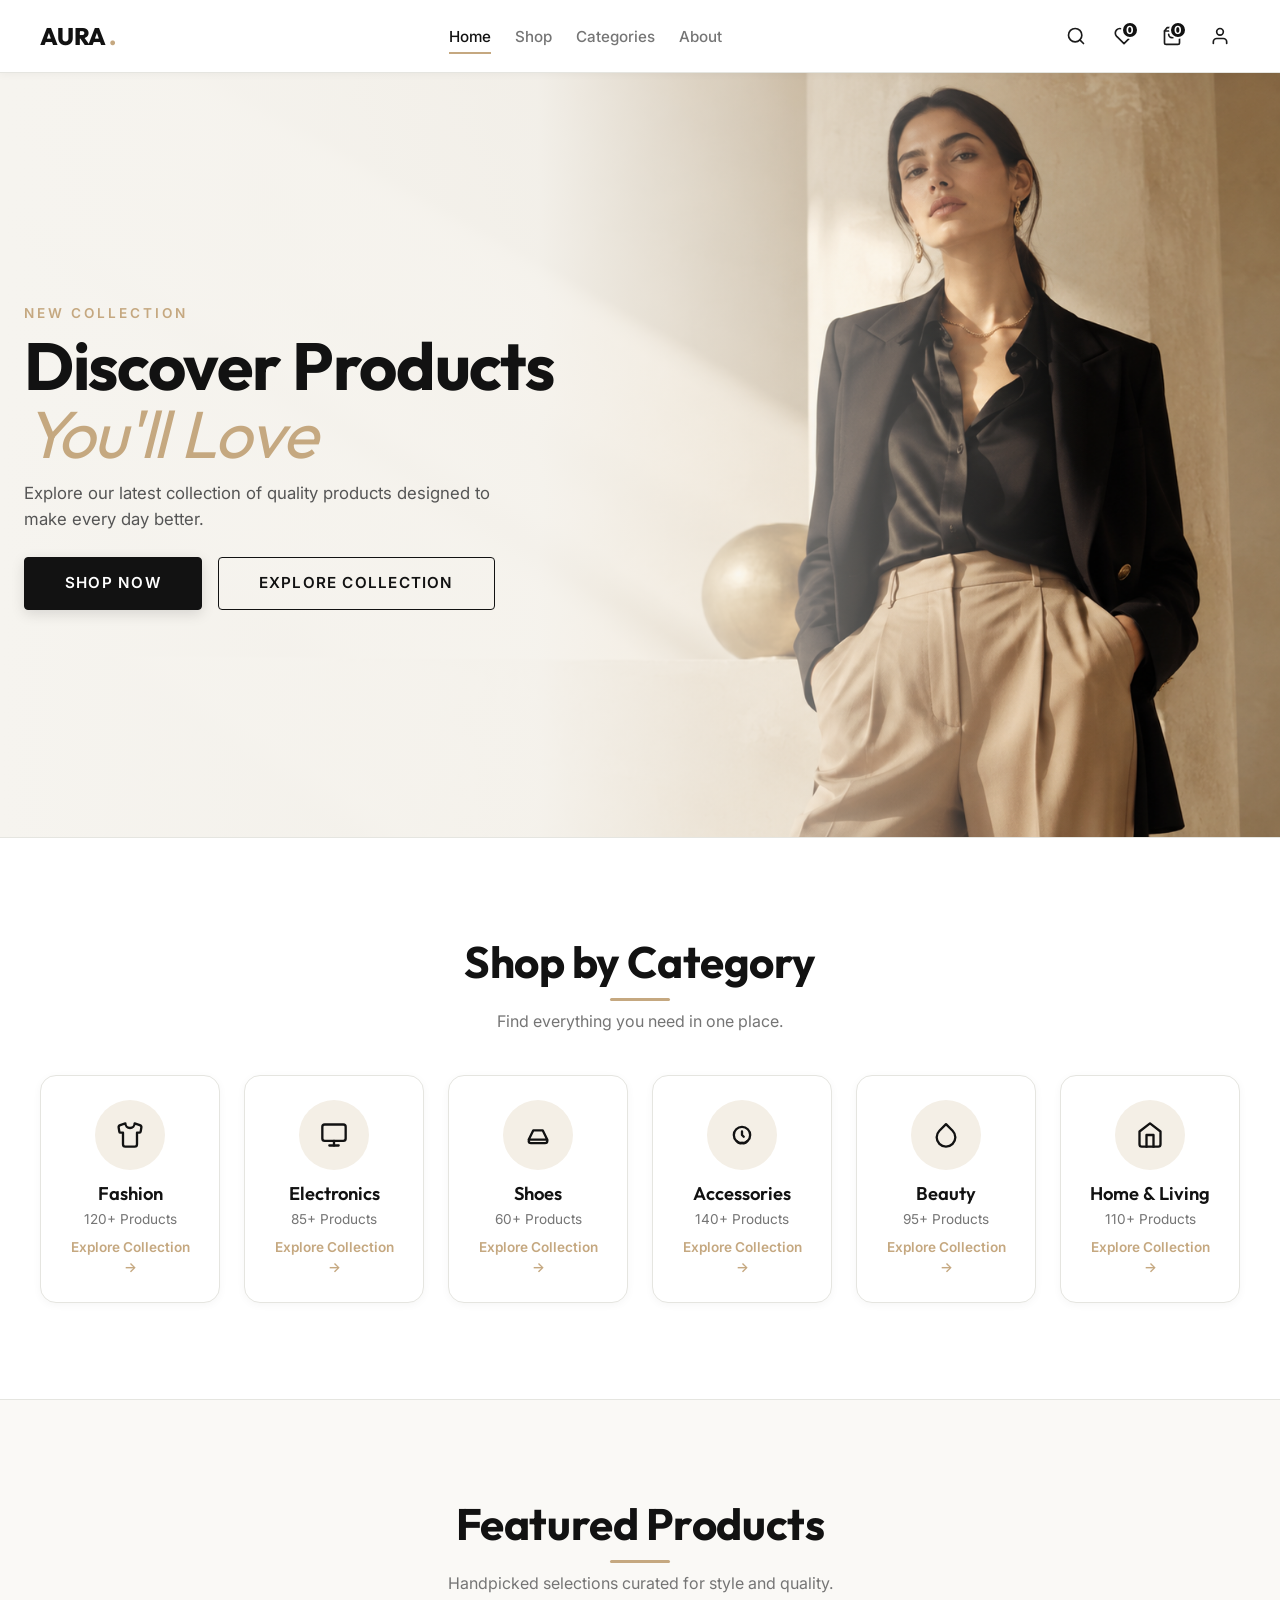
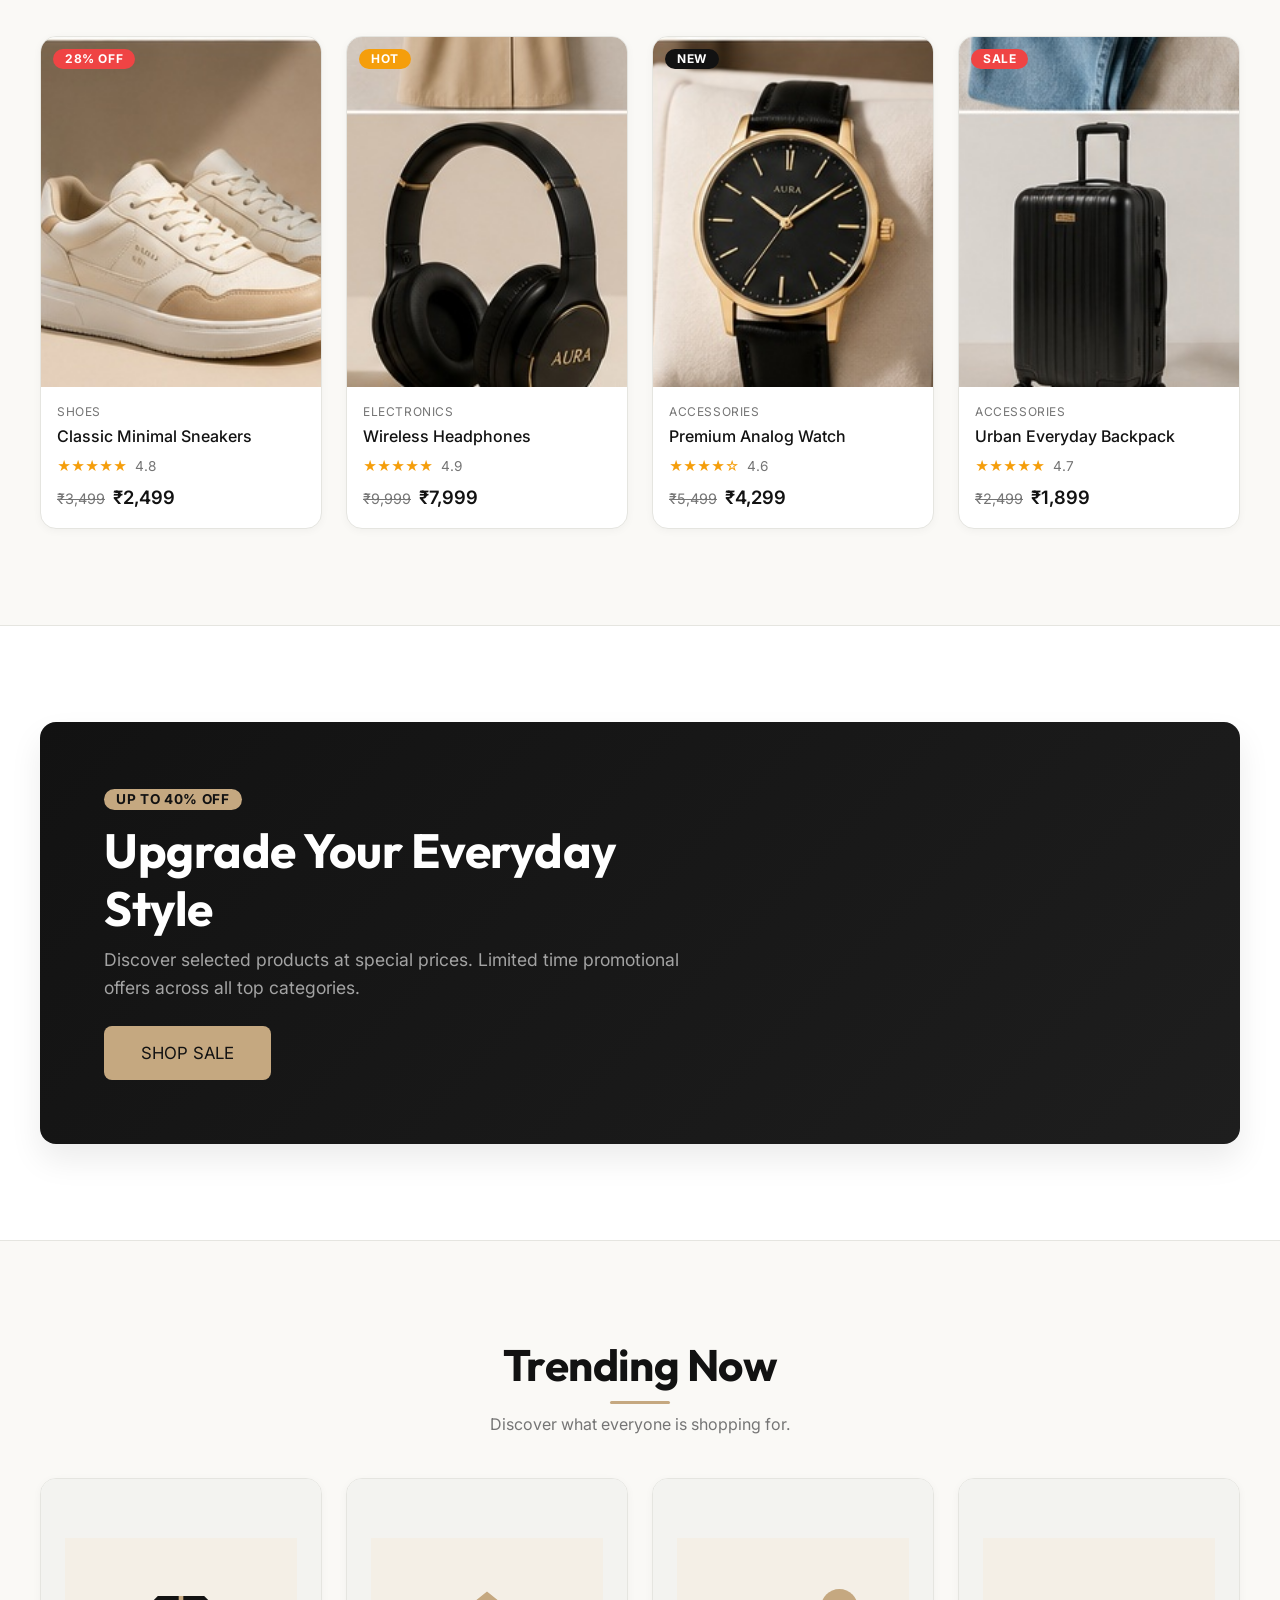
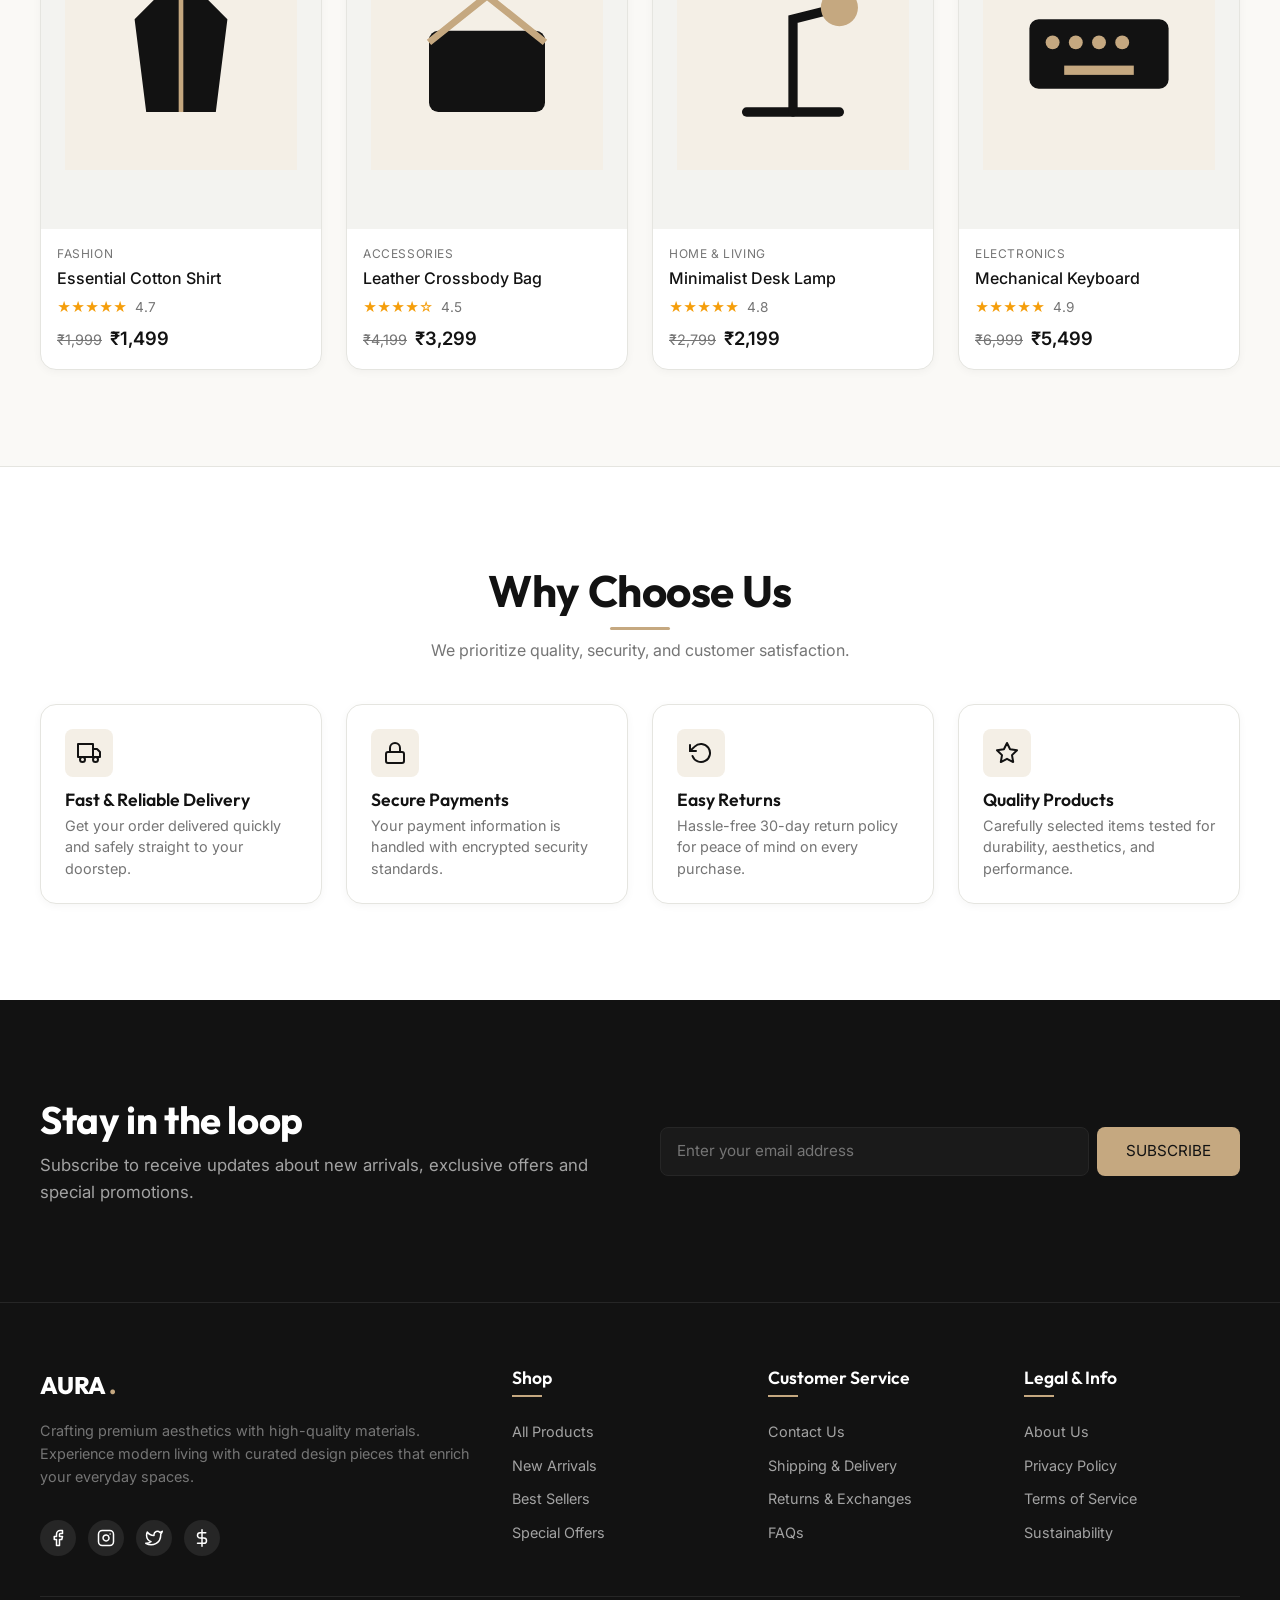
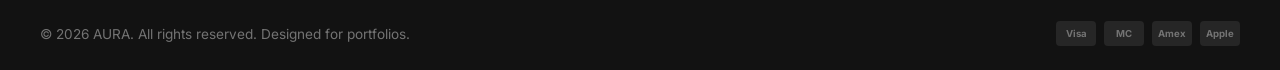
<file: index.html>
<!DOCTYPE html>
<html lang="en">

<head>
    <meta charset="UTF-8">
    <meta name="viewport" content="width=device-width, initial-scale=1.0">
    <meta name="description"
        content="AURA - Discover our latest collection of quality fashion, electronics, shoes, accessories, beauty, and home & living products.">
    <title>AURA | Home</title>
    <!-- CSS Foundation & UI System -->
    <link rel="stylesheet" href="css/variables.css">
    <link rel="stylesheet" href="css/reset.css">
    <link rel="stylesheet" href="css/global.css">
    <link rel="stylesheet" href="css/components.css">
    <link rel="stylesheet" href="css/responsive.css">

    <!-- JavaScript Component & Page Hydration -->
    <script src="js/data/products.js" defer></script>
    <script src="js/cart/cart-service.js" defer></script>
    <script src="js/wishlist/wishlist-service.js" defer></script>
    <script src="js/auth/auth-service.js" defer></script>
    <script src="js/components/navbar.js" defer></script>
    <script src="js/components/footer.js" defer></script>
    <script src="js/app.js" defer></script>
    <script src="js/pages/home.js" defer></script>
</head>

<body>

    <!-- 1. NAVBAR (Reused from Module 1) -->
    <app-navbar></app-navbar>

    <main>
        <!-- 2. HERO SECTION -->
        <section class="hero" id="hero">
            <div class="hero-container container">
                <!-- Text Column -->
                <div class="hero-content">
                    <span class="hero-eyebrow">NEW COLLECTION</span>
                    <h1 class="hero-title">
                        Discover Products <br>
                        <span class="hero-title-accent">You'll Love</span>
                    </h1>
                    <p class="hero-description">
                        Explore our latest collection of quality products designed to make every day better.
                    </p>
                    <div class="hero-buttons">
                        <a href="pages/products.html" class="btn btn-primary btn-lg hero-btn-primary">SHOP NOW</a>
                        <a href="pages/products.html" class="btn btn-outline btn-lg hero-btn-outline">EXPLORE COLLECTION</a>
                    </div>
                </div>

                <!-- Mobile Visual Block -->
                <div class="hero-mobile-visual">
                    <img src="assets/images/hero.png" alt="AURA Luxury Fashion Collection" class="hero-mobile-img">
                </div>
            </div>
        </section>

        <!-- 3. SHOP BY CATEGORY -->
        <section class="section" id="categories" style="background-color: var(--color-surface);">
            <div class="container">
                <div class="section-header">
                    <h2 class="section-title">Shop by Category</h2>
                    <p class="section-subtitle">Find everything you need in one place.</p>
                </div>

                <div class="grid"
                    style="grid-template-columns: repeat(auto-fit, minmax(170px, 1fr)); gap: var(--spacing-lg);">
                    <!-- Category 1: Fashion -->
                    <a href="pages/products.html?category=Fashion" class="category-card"
                        aria-label="Explore Fashion Category">
                        <div class="category-icon-wrapper">
                            <svg xmlns="http://www.w3.org/2000/svg" width="28" height="28" viewBox="0 0 24 24"
                                fill="none" stroke="var(--color-primary)" stroke-width="2" stroke-linecap="round"
                                stroke-linejoin="round">
                                <path
                                    d="M20.38 3.46L16 2a4 4 0 01-8 0L3.62 3.46a2 2 0 00-1.34 2.23l.58 3.47a1 1 0 00.99.84H6v10a2 2 0 002 2h8a2 2 0 002-2V10h2.15a1 1 0 00.99-.84l.58-3.47a2 2 0 00-1.34-2.23z">
                                </path>
                            </svg>
                        </div>
                        <h3 class="category-title">Fashion</h3>
                        <span class="category-count">120+ Products</span>
                        <span class="category-link-text">Explore Collection &rarr;</span>
                    </a>

                    <!-- Category 2: Electronics -->
                    <a href="pages/products.html?category=Electronics" class="category-card"
                        aria-label="Explore Electronics Category">
                        <div class="category-icon-wrapper">
                            <svg xmlns="http://www.w3.org/2000/svg" width="28" height="28" viewBox="0 0 24 24"
                                fill="none" stroke="var(--color-primary)" stroke-width="2" stroke-linecap="round"
                                stroke-linejoin="round">
                                <rect x="2" y="3" width="20" height="14" rx="2" ry="2"></rect>
                                <line x1="8" y1="21" x2="16" y2="21"></line>
                                <line x1="12" y1="17" x2="12" y2="21"></line>
                            </svg>
                        </div>
                        <h3 class="category-title">Electronics</h3>
                        <span class="category-count">85+ Products</span>
                        <span class="category-link-text">Explore Collection &rarr;</span>
                    </a>

                    <!-- Category 3: Shoes -->
                    <a href="pages/products.html?category=Shoes" class="category-card"
                        aria-label="Explore Shoes Category">
                        <div class="category-icon-wrapper">
                            <svg xmlns="http://www.w3.org/2000/svg" width="28" height="28" viewBox="0 0 24 24"
                                fill="none" stroke="var(--color-primary)" stroke-width="2" stroke-linecap="round"
                                stroke-linejoin="round">
                                <path d="M4 16v1a2 2 0 002 2h12a2 2 0 002-2v-1M4 16l4-8h8l4 8M4 16h16"></path>
                            </svg>
                        </div>
                        <h3 class="category-title">Shoes</h3>
                        <span class="category-count">60+ Products</span>
                        <span class="category-link-text">Explore Collection &rarr;</span>
                    </a>

                    <!-- Category 4: Accessories -->
                    <a href="pages/products.html?category=Accessories" class="category-card"
                        aria-label="Explore Accessories Category">
                        <div class="category-icon-wrapper">
                            <svg xmlns="http://www.w3.org/2000/svg" width="28" height="28" viewBox="0 0 24 24"
                                fill="none" stroke="var(--color-primary)" stroke-width="2" stroke-linecap="round"
                                stroke-linejoin="round">
                                <circle cx="12" cy="12" r="7"></circle>
                                <polyline points="12 9 12 12 13.5 13.5"></polyline>
                                <path d="M16.51 17.35l-.35.35A3.05 3.05 0 0112 18.6a3.05 3.05 0 01-4.16-.9l-.35-.35">
                                </path>
                            </svg>
                        </div>
                        <h3 class="category-title">Accessories</h3>
                        <span class="category-count">140+ Products</span>
                        <span class="category-link-text">Explore Collection &rarr;</span>
                    </a>

                    <!-- Category 5: Beauty -->
                    <a href="pages/products.html?category=Beauty" class="category-card"
                        aria-label="Explore Beauty Category">
                        <div class="category-icon-wrapper">
                            <svg xmlns="http://www.w3.org/2000/svg" width="28" height="28" viewBox="0 0 24 24"
                                fill="none" stroke="var(--color-primary)" stroke-width="2" stroke-linecap="round"
                                stroke-linejoin="round">
                                <path d="M12 2.69l5.66 5.66a8 8 0 11-11.31 0z"></path>
                            </svg>
                        </div>
                        <h3 class="category-title">Beauty</h3>
                        <span class="category-count">95+ Products</span>
                        <span class="category-link-text">Explore Collection &rarr;</span>
                    </a>

                    <!-- Category 6: Home & Living -->
                    <a href="pages/products.html?category=Home%20%26%20Living" class="category-card"
                        aria-label="Explore Home & Living Category">
                        <div class="category-icon-wrapper">
                            <svg xmlns="http://www.w3.org/2000/svg" width="28" height="28" viewBox="0 0 24 24"
                                fill="none" stroke="var(--color-primary)" stroke-width="2" stroke-linecap="round"
                                stroke-linejoin="round">
                                <path d="M3 9l9-7 9 7v11a2 2 0 01-2 2H5a2 2 0 01-2-2z"></path>
                                <polyline points="9 22 9 12 15 12 15 22"></polyline>
                            </svg>
                        </div>
                        <h3 class="category-title">Home & Living</h3>
                        <span class="category-count">110+ Products</span>
                        <span class="category-link-text">Explore Collection &rarr;</span>
                    </a>
                </div>
            </div>
        </section>

        <!-- 4. FEATURED PRODUCTS -->
        <section class="section" id="featured-products"
            style="background-color: var(--color-background); border-top: 1px solid var(--color-border); border-bottom: 1px solid var(--color-border);">
            <div class="container">
                <div class="section-header">
                    <h2 class="section-title">Featured Products</h2>
                    <p class="section-subtitle">Handpicked selections curated for style and quality.</p>
                </div>

                <div class="grid grid-4">
                    <!-- Product 1 -->
                    <article class="card product-card">
                        <div class="product-image-container">
                            <span class="badge badge-sale product-badge">28% OFF</span>
                            <img src="assets/images/01_sneakers.jpg" alt="Classic Minimal Sneakers" class="product-image" style="object-fit: cover; width: 100%; height: 100%;" loading="lazy">
                            <div class="product-actions-overlay">
                                <button class="btn btn-primary btn-sm btn-full js-add-to-cart" data-product-id="1"
                                    aria-label="Add Classic Minimal Sneakers to Cart">ADD TO CART</button>
                            </div>
                        </div>
                        <div class="product-details">
                            <span class="product-category">Shoes</span>
                            <h3 class="product-title">
                                <a href="pages/product.html?id=1">Classic Minimal Sneakers</a>
                            </h3>
                            <div class="product-rating" aria-label="Rating 4.8 out of 5 stars">
                                ★★★★★ <span>4.8</span>
                            </div>
                            <div class="product-price-row">
                                <div class="product-price">
                                    <span class="old-price">₹3,499</span>₹2,499
                                </div>
                            </div>
                        </div>
                    </article>

                    <!-- Product 2 -->
                    <article class="card product-card">
                        <div class="product-image-container">
                            <span class="badge badge-hot product-badge">HOT</span>
                            <img src="assets/images/03_headphones.jpg" alt="Wireless Headphones" class="product-image" style="object-fit: cover; width: 100%; height: 100%;" loading="lazy">
                            <div class="product-actions-overlay">
                                <button class="btn btn-primary btn-sm btn-full js-add-to-cart" data-product-id="5"
                                    aria-label="Add Wireless Noise-Canceling Headphones to Cart">ADD TO CART</button>
                            </div>
                        </div>
                        <div class="product-details">
                            <span class="product-category">Electronics</span>
                            <h3 class="product-title">
                                <a href="pages/product.html?id=5">Wireless Headphones</a>
                            </h3>
                            <div class="product-rating" aria-label="Rating 4.9 out of 5 stars">
                                ★★★★★ <span>4.9</span>
                            </div>
                            <div class="product-price-row">
                                <div class="product-price">
                                    <span class="old-price">₹9,999</span>₹7,999
                                </div>
                            </div>
                        </div>
                    </article>

                    <!-- Product 3 -->
                    <article class="card product-card">
                        <div class="product-image-container">
                            <span class="badge badge-new product-badge">NEW</span>
                            <img src="assets/images/01_watch.jpg" alt="Premium Analog Watch" class="product-image" style="object-fit: cover; width: 100%; height: 100%;" loading="lazy">
                            <div class="product-actions-overlay">
                                <button class="btn btn-primary btn-sm btn-full js-add-to-cart" data-product-id="9"
                                    aria-label="Add Premium Analog Watch to Cart">ADD TO CART</button>
                            </div>
                        </div>
                        <div class="product-details">
                            <span class="product-category">Accessories</span>
                            <h3 class="product-title">
                                <a href="pages/product.html?id=9">Premium Analog Watch</a>
                            </h3>
                            <div class="product-rating" aria-label="Rating 4.6 out of 5 stars">
                                ★★★★☆ <span>4.6</span>
                            </div>
                            <div class="product-price-row">
                                <div class="product-price">
                                    <span class="old-price">₹5,499</span>₹4,299
                                </div>
                            </div>
                        </div>
                    </article>

                    <!-- Product 4 -->
                    <article class="card product-card">
                        <div class="product-image-container">
                            <span class="badge badge-sale product-badge">SALE</span>
                            <img src="assets/images/03_luggage.jpg" alt="Urban Everyday Backpack" class="product-image" style="object-fit: cover; width: 100%; height: 100%;" loading="lazy">
                            <div class="product-actions-overlay">
                                <button class="btn btn-primary btn-sm btn-full js-add-to-cart" data-product-id="10"
                                    aria-label="Add Urban Everyday Backpack to Cart">ADD TO CART</button>
                            </div>
                        </div>
                        <div class="product-details">
                            <span class="product-category">Accessories</span>
                            <h3 class="product-title">
                                <a href="pages/product.html?id=10">Urban Everyday Backpack</a>
                            </h3>
                            <div class="product-rating" aria-label="Rating 4.7 out of 5 stars">
                                ★★★★★ <span>4.7</span>
                            </div>
                            <div class="product-price-row">
                                <div class="product-price">
                                    <span class="old-price">₹2,499</span>₹1,899
                                </div>
                            </div>
                        </div>
                    </article>
                </div>
            </div>
        </section>

        <!-- 5. PROMOTIONAL BANNER -->
        <section class="section" id="promotional-banner" style="background-color: var(--color-surface);">
            <div class="container">
                <div class="promo-banner">
                    <div class="promo-banner-content">
                        <span class="badge"
                            style="background-color: var(--color-secondary); color: var(--color-primary); margin-bottom: var(--spacing-sm); font-size: 0.85rem;">UP
                            TO 40% OFF</span>
                        <h2
                            style="color: var(--color-surface); font-size: clamp(2rem, 4vw, 3rem); margin: 0 0 var(--spacing-xs); line-height: 1.2;">
                            Upgrade Your Everyday Style
                        </h2>
                        <p style="color: #a3a3a3; font-size: 1.1rem; margin-bottom: var(--spacing-lg);">
                            Discover selected products at special prices. Limited time promotional offers across all top
                            categories.
                        </p>
                        <a href="pages/products.html" class="btn btn-secondary btn-lg">SHOP SALE</a>
                    </div>
                </div>
            </div>
        </section>

        <!-- 6. TRENDING PRODUCTS -->
        <section class="section" id="trending-products"
            style="background-color: var(--color-background); border-top: 1px solid var(--color-border); border-bottom: 1px solid var(--color-border);">
            <div class="container">
                <div class="section-header">
                    <h2 class="section-title">Trending Now</h2>
                    <p class="section-subtitle">Discover what everyone is shopping for.</p>
                </div>

                <div class="grid grid-4">
                    <!-- Trending 1 -->
                    <article class="card product-card">
                        <div class="product-image-container">
                            <svg viewBox="0 0 100 100" width="100%" height="100%" class="product-image"
                                style="padding: 24px;" aria-hidden="true">
                                <rect width="100" height="100" fill="#f4efe6" />
                                <path d="M30 35 L40 25 L60 25 L70 35 L65 75 L35 75 Z" fill="#121212" />
                                <line x1="50" y1="25" x2="50" y2="75" stroke="#c5a880" stroke-width="2" />
                            </svg>
                            <div class="product-actions-overlay">
                                <button class="btn btn-primary btn-sm btn-full js-add-to-cart"
                                    aria-label="Add Essential Cotton Shirt to Cart">ADD TO CART</button>
                            </div>
                        </div>
                        <div class="product-details">
                            <span class="product-category">Fashion</span>
                            <h3 class="product-title">
                                <a href="pages/product.html?id=cotton-shirt">Essential Cotton Shirt</a>
                            </h3>
                            <div class="product-rating" aria-label="Rating 4.7 out of 5 stars">
                                ★★★★★ <span>4.7</span>
                            </div>
                            <div class="product-price-row">
                                <div class="product-price">
                                    <span class="old-price">₹1,999</span>₹1,499
                                </div>
                            </div>
                        </div>
                    </article>

                    <!-- Trending 2 -->
                    <article class="card product-card">
                        <div class="product-image-container">
                            <svg viewBox="0 0 100 100" width="100%" height="100%" class="product-image"
                                style="padding: 24px;" aria-hidden="true">
                                <rect width="100" height="100" fill="#f4efe6" />
                                <rect x="25" y="40" width="50" height="35" rx="4" fill="#121212" />
                                <path d="M25 45 L50 25 L75 45" fill="none" stroke="#c5a880" stroke-width="3" />
                            </svg>
                            <div class="product-actions-overlay">
                                <button class="btn btn-primary btn-sm btn-full js-add-to-cart"
                                    aria-label="Add Leather Crossbody Bag to Cart">ADD TO CART</button>
                            </div>
                        </div>
                        <div class="product-details">
                            <span class="product-category">Accessories</span>
                            <h3 class="product-title">
                                <a href="pages/product.html?id=crossbody-bag">Leather Crossbody Bag</a>
                            </h3>
                            <div class="product-rating" aria-label="Rating 4.5 out of 5 stars">
                                ★★★★☆ <span>4.5</span>
                            </div>
                            <div class="product-price-row">
                                <div class="product-price">
                                    <span class="old-price">₹4,199</span>₹3,299
                                </div>
                            </div>
                        </div>
                    </article>

                    <!-- Trending 3 -->
                    <article class="card product-card">
                        <div class="product-image-container">
                            <svg viewBox="0 0 100 100" width="100%" height="100%" class="product-image"
                                style="padding: 24px;" aria-hidden="true">
                                <rect width="100" height="100" fill="#f4efe6" />
                                <line x1="30" y1="75" x2="70" y2="75" stroke="#121212" stroke-width="4"
                                    stroke-linecap="round" />
                                <path d="M50 75 L50 35 L70 30" fill="none" stroke="#121212" stroke-width="4"
                                    stroke-linecap="round" />
                                <circle cx="70" cy="30" r="8" fill="#c5a880" />
                            </svg>
                            <div class="product-actions-overlay">
                                <button class="btn btn-primary btn-sm btn-full js-add-to-cart"
                                    aria-label="Add Minimalist Desk Lamp to Cart">ADD TO CART</button>
                            </div>
                        </div>
                        <div class="product-details">
                            <span class="product-category">Home & Living</span>
                            <h3 class="product-title">
                                <a href="pages/product.html?id=desk-lamp">Minimalist Desk Lamp</a>
                            </h3>
                            <div class="product-rating" aria-label="Rating 4.8 out of 5 stars">
                                ★★★★★ <span>4.8</span>
                            </div>
                            <div class="product-price-row">
                                <div class="product-price">
                                    <span class="old-price">₹2,799</span>₹2,199
                                </div>
                            </div>
                        </div>
                    </article>

                    <!-- Trending 4 -->
                    <article class="card product-card">
                        <div class="product-image-container">
                            <svg viewBox="0 0 100 100" width="100%" height="100%" class="product-image"
                                style="padding: 24px;" aria-hidden="true">
                                <rect width="100" height="100" fill="#f4efe6" />
                                <rect x="20" y="35" width="60" height="30" rx="4" fill="#121212" />
                                <circle cx="30" cy="45" r="3" fill="#c5a880" />
                                <circle cx="40" cy="45" r="3" fill="#c5a880" />
                                <circle cx="50" cy="45" r="3" fill="#c5a880" />
                                <circle cx="60" cy="45" r="3" fill="#c5a880" />
                                <rect x="35" y="55" width="30" height="4" fill="#c5a880" />
                            </svg>
                            <div class="product-actions-overlay">
                                <button class="btn btn-primary btn-sm btn-full js-add-to-cart"
                                    aria-label="Add Mechanical Keyboard to Cart">ADD TO CART</button>
                            </div>
                        </div>
                        <div class="product-details">
                            <span class="product-category">Electronics</span>
                            <h3 class="product-title">
                                <a href="pages/product.html?id=mechanical-keyboard">Mechanical Keyboard</a>
                            </h3>
                            <div class="product-rating" aria-label="Rating 4.9 out of 5 stars">
                                ★★★★★ <span>4.9</span>
                            </div>
                            <div class="product-price-row">
                                <div class="product-price">
                                    <span class="old-price">₹6,999</span>₹5,499
                                </div>
                            </div>
                        </div>
                    </article>
                </div>
            </div>
        </section>

        <!-- 7. WHY CHOOSE US -->
        <section class="section" id="why-choose-us" style="background-color: var(--color-surface);">
            <div class="container">
                <div class="section-header">
                    <h2 class="section-title">Why Choose Us</h2>
                    <p class="section-subtitle">We prioritize quality, security, and customer satisfaction.</p>
                </div>

                <div class="grid grid-4">
                    <!-- Advantage 1 -->
                    <div class="feature-card">
                        <div class="feature-icon">
                            <svg xmlns="http://www.w3.org/2000/svg" width="24" height="24" viewBox="0 0 24 24"
                                fill="none" stroke="currentColor" stroke-width="2" stroke-linecap="round"
                                stroke-linejoin="round">
                                <rect x="1" y="3" width="15" height="13"></rect>
                                <polygon points="16 8 20 8 23 11 23 16 16 16 16 8"></polygon>
                                <circle cx="5.5" cy="18.5" r="2.5"></circle>
                                <circle cx="18.5" cy="18.5" r="2.5"></circle>
                            </svg>
                        </div>
                        <h3 class="feature-title">Fast & Reliable Delivery</h3>
                        <p class="feature-desc">Get your order delivered quickly and safely straight to your doorstep.
                        </p>
                    </div>

                    <!-- Advantage 2 -->
                    <div class="feature-card">
                        <div class="feature-icon">
                            <svg xmlns="http://www.w3.org/2000/svg" width="24" height="24" viewBox="0 0 24 24"
                                fill="none" stroke="currentColor" stroke-width="2" stroke-linecap="round"
                                stroke-linejoin="round">
                                <rect x="3" y="11" width="18" height="11" rx="2" ry="2"></rect>
                                <path d="M7 11V7a5 5 0 0 1 10 0v4"></path>
                            </svg>
                        </div>
                        <h3 class="feature-title">Secure Payments</h3>
                        <p class="feature-desc">Your payment information is handled with encrypted security standards.
                        </p>
                    </div>

                    <!-- Advantage 3 -->
                    <div class="feature-card">
                        <div class="feature-icon">
                            <svg xmlns="http://www.w3.org/2000/svg" width="24" height="24" viewBox="0 0 24 24"
                                fill="none" stroke="currentColor" stroke-width="2" stroke-linecap="round"
                                stroke-linejoin="round">
                                <polyline points="1 4 1 10 7 10"></polyline>
                                <path d="M3.51 15a9 9 0 1 0 2.13-9.36L1 10"></path>
                            </svg>
                        </div>
                        <h3 class="feature-title">Easy Returns</h3>
                        <p class="feature-desc">Hassle-free 30-day return policy for peace of mind on every purchase.
                        </p>
                    </div>

                    <!-- Advantage 4 -->
                    <div class="feature-card">
                        <div class="feature-icon">
                            <svg xmlns="http://www.w3.org/2000/svg" width="24" height="24" viewBox="0 0 24 24"
                                fill="none" stroke="currentColor" stroke-width="2" stroke-linecap="round"
                                stroke-linejoin="round">
                                <polygon
                                    points="12 2 15.09 8.26 22 9.27 17 14.14 18.18 21.02 12 17.77 5.82 21.02 7 14.14 2 9.27 8.91 8.26 12 2">
                                </polygon>
                            </svg>
                        </div>
                        <h3 class="feature-title">Quality Products</h3>
                        <p class="feature-desc">Carefully selected items tested for durability, aesthetics, and
                            performance.</p>
                    </div>
                </div>
            </div>
        </section>

        <!-- 8. NEWSLETTER SECTION -->
        <section class="section" id="newsletter"
            style="background-color: var(--color-primary); color: var(--color-surface);">
            <div class="container grid grid-2" style="align-items: center; gap: var(--spacing-xl);">
                <div>
                    <h2
                        style="color: var(--color-surface); margin: 0 0 var(--spacing-xs); font-size: clamp(1.75rem, 3vw, 2.5rem);">
                        Stay in the loop</h2>
                    <p style="color: #a3a3a3; font-size: 1.05rem; margin-bottom: 0;">
                        Subscribe to receive updates about new arrivals, exclusive offers and special promotions.
                    </p>
                </div>

                <div>
                    <form id="newsletter-form" novalidate
                        style="display: flex; gap: var(--spacing-xs); flex-wrap: wrap;">
                        <input type="email" id="newsletter-email" class="form-input"
                            placeholder="Enter your email address"
                            aria-label="Enter your email address for newsletter subscription" required
                            style="flex: 1; min-width: 240px; border-color: #262626; background-color: #1a1a1a; color: var(--color-surface);">
                        <button type="submit" class="btn btn-secondary" style="min-width: 140px;">SUBSCRIBE</button>
                    </form>
                    <div id="newsletter-feedback"></div>
                </div>
            </div>
        </section>
    </main>

    <!-- 9. FOOTER (Reused from Module 1) -->
    <app-footer></app-footer>

</body>

</html>
</file>
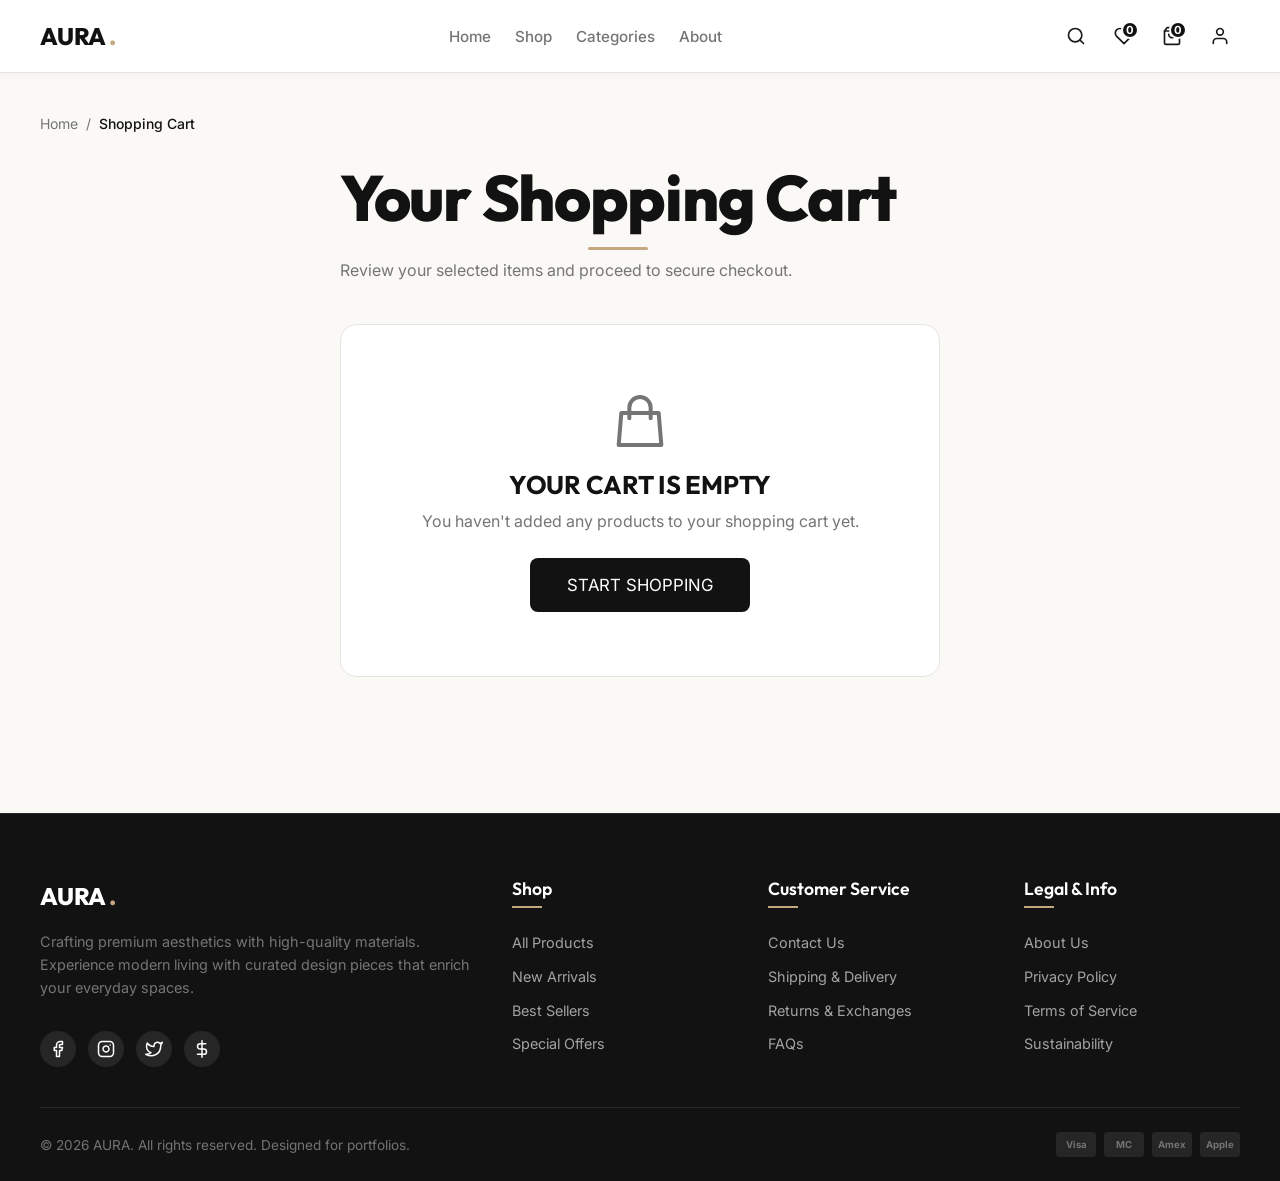
<file: pages/cart.html>
<!DOCTYPE html>
<html lang="en">

<head>
    <meta charset="UTF-8">
    <meta name="viewport" content="width=device-width, initial-scale=1.0">
    <meta name="description"
        content="View your AURA shopping cart, adjust item quantities, calculate shipping fees, and proceed to checkout.">
    <title>AURA | Cart</title>
    <!-- CSS Foundation & UI System -->
    <link rel="stylesheet" href="../css/variables.css">
    <link rel="stylesheet" href="../css/reset.css">
    <link rel="stylesheet" href="../css/global.css">
    <link rel="stylesheet" href="../css/components.css">
    <link rel="stylesheet" href="../css/responsive.css">

    <!-- JavaScript Component & Page Hydration -->
    <script src="../js/data/products.js" defer></script>
    <script src="../js/cart/cart-service.js" defer></script>
    <script src="../js/wishlist/wishlist-service.js" defer></script>
    <script src="../js/auth/auth-service.js" defer></script>
    <script src="../js/components/navbar.js" defer></script>
    <script src="../js/components/footer.js" defer></script>
    <script src="../js/app.js" defer></script>
    <script src="../js/pages/cart-page.js" defer></script>
</head>

<body>

    <!-- Sticky Header & Navigation -->
    <app-navbar></app-navbar>

    <main class="section"
        style="padding-top: var(--spacing-xl); background-color: var(--color-background); min-height: 80vh;">
        <div class="container">

            <!-- Breadcrumb Navigation -->
            <nav aria-label="Breadcrumb"
                style="margin-bottom: var(--spacing-lg); font-size: 0.875rem; color: var(--color-text-muted);">
                <a href="../index.html" style="color: var(--color-text-muted);">Home</a>
                <span style="margin-inline: 4px;">/</span>
                <span style="color: var(--color-primary); font-weight: 500;">Shopping Cart</span>
            </nav>

            <div class="section-header" style="text-align: left; margin-bottom: var(--spacing-xl);">
                <h1 class="section-title">Your Shopping Cart</h1>
                <p class="section-subtitle">Review your selected items and proceed to secure checkout.</p>
            </div>

            <!-- Active Cart Content Layout (Rendered dynamically) -->
            <div id="cart-content-container" style="display: none;">
                <div class="cart-layout">
                    <!-- Left Column: Cart Items List -->
                    <div id="cart-items-list" class="cart-items-list">
                        <!-- Cart item cards populated dynamically by cart-page.js -->
                    </div>

                    <!-- Right Column: Order Summary Sidebar -->
                    <div id="order-summary-container" class="cart-summary-column">
                        <!-- Order summary populated dynamically by cart-page.js -->
                    </div>
                </div>
            </div>

            <!-- Empty Cart Fallback View -->
            <div id="empty-cart-container" class="empty-state-container"
                style="display: none; max-width: 600px; margin: 40px auto;">
                <svg class="empty-state-icon" xmlns="http://www.w3.org/2000/svg" fill="none" viewBox="0 0 24 24"
                    stroke="currentColor">
                    <path stroke-linecap="round" stroke-linejoin="round" stroke-width="1.5"
                        d="M16 11V7a4 4 0 00-8 0v4M5 9h14l1 12H4L5 9z"></path>
                </svg>
                <h2 style="margin: 0 0 var(--spacing-xs); font-size: 1.6rem;">YOUR CART IS EMPTY</h2>
                <p style="margin: 0 0 var(--spacing-lg); color: var(--color-text-muted); font-size: 1rem;">
                    You haven't added any products to your shopping cart yet.
                </p>
                <a href="products.html" class="btn btn-primary btn-lg">START SHOPPING</a>
            </div>

        </div>
    </main>

    <!-- Professional Footer -->
    <app-footer></app-footer>

</body>

</html>
</file>
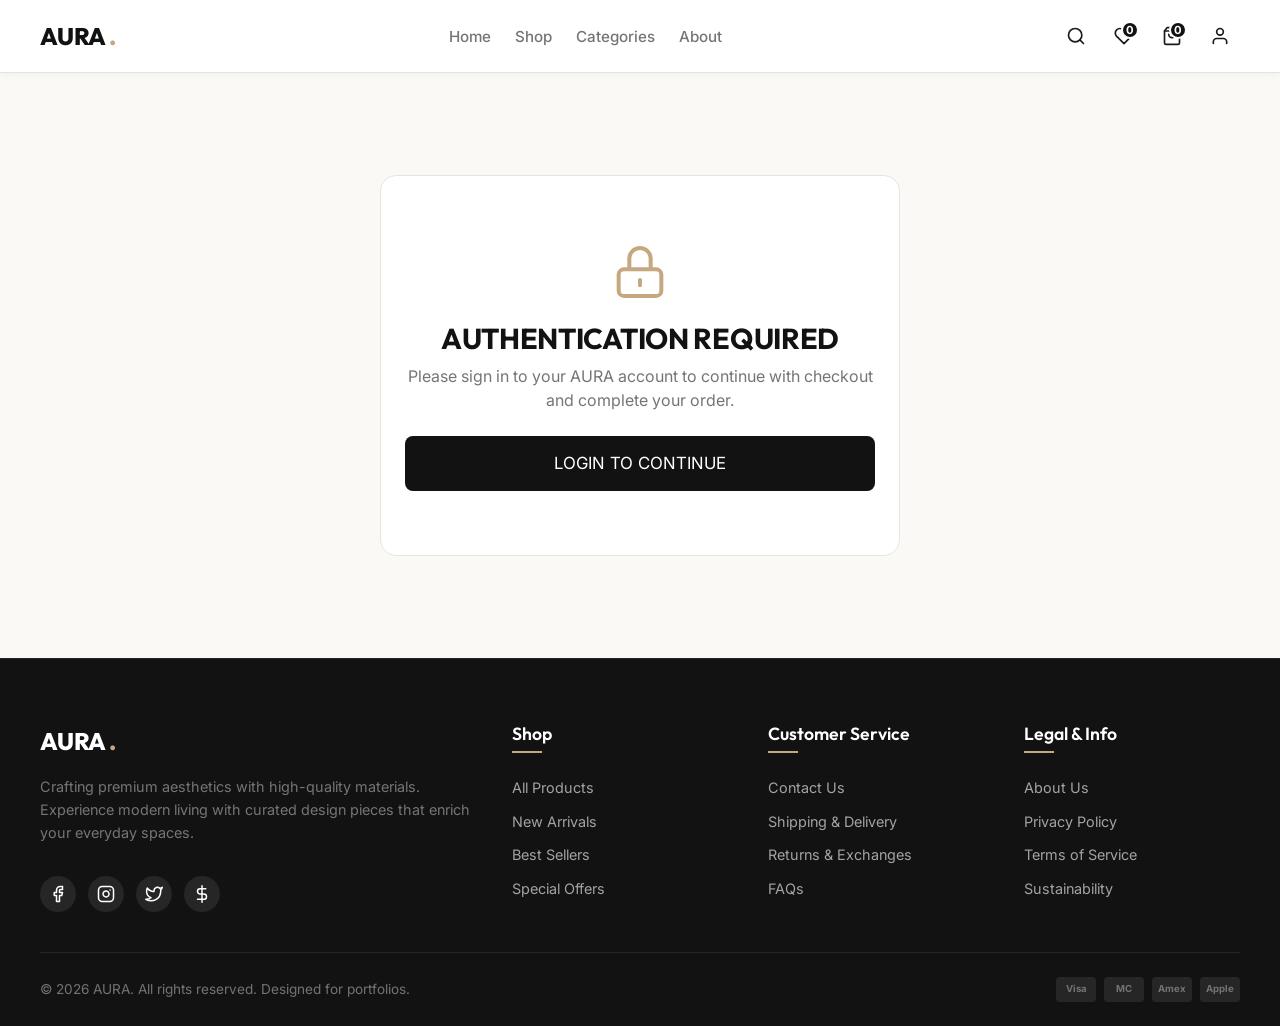
<file: pages/checkout.html>
<!DOCTYPE html>
<html lang="en">

<head>
    <meta charset="UTF-8">
    <meta name="viewport" content="width=device-width, initial-scale=1.0">
    <meta name="description" content="Securely complete your AURA purchase. Enter shipping and payment details.">
    <title>AURA | Checkout</title>
    <!-- CSS Foundation & UI System -->
    <link rel="stylesheet" href="../css/variables.css">
    <link rel="stylesheet" href="../css/reset.css">
    <link rel="stylesheet" href="../css/global.css">
    <link rel="stylesheet" href="../css/components.css">
    <link rel="stylesheet" href="../css/responsive.css">

    <!-- JavaScript: Services load first so navbar badges initialise correctly -->
    <script src="../js/data/products.js" defer></script>
    <script src="../js/cart/cart-service.js" defer></script>
    <script src="../js/wishlist/wishlist-service.js" defer></script>
    <script src="../js/auth/auth-service.js" defer></script>
    <script src="../js/components/navbar.js" defer></script>
    <script src="../js/components/footer.js" defer></script>
    <script src="../js/app.js" defer></script>
    <script src="../js/pages/checkout-page.js" defer></script>
</head>

<body>

    <!-- Sticky Header & Navigation -->
    <app-navbar></app-navbar>

    <!-- Main Checkout Container (Populated dynamically by checkout-page.js) -->
    <main>
        <div class="container section"
            style="min-height: 70vh; display: flex; align-items: center; justify-content: center;">
            <div style="text-align: center; color: var(--color-text-muted);">
                Loading checkout session...
            </div>
        </div>
    </main>

    <!-- Professional Footer -->
    <app-footer></app-footer>

</body>

</html>
</file>
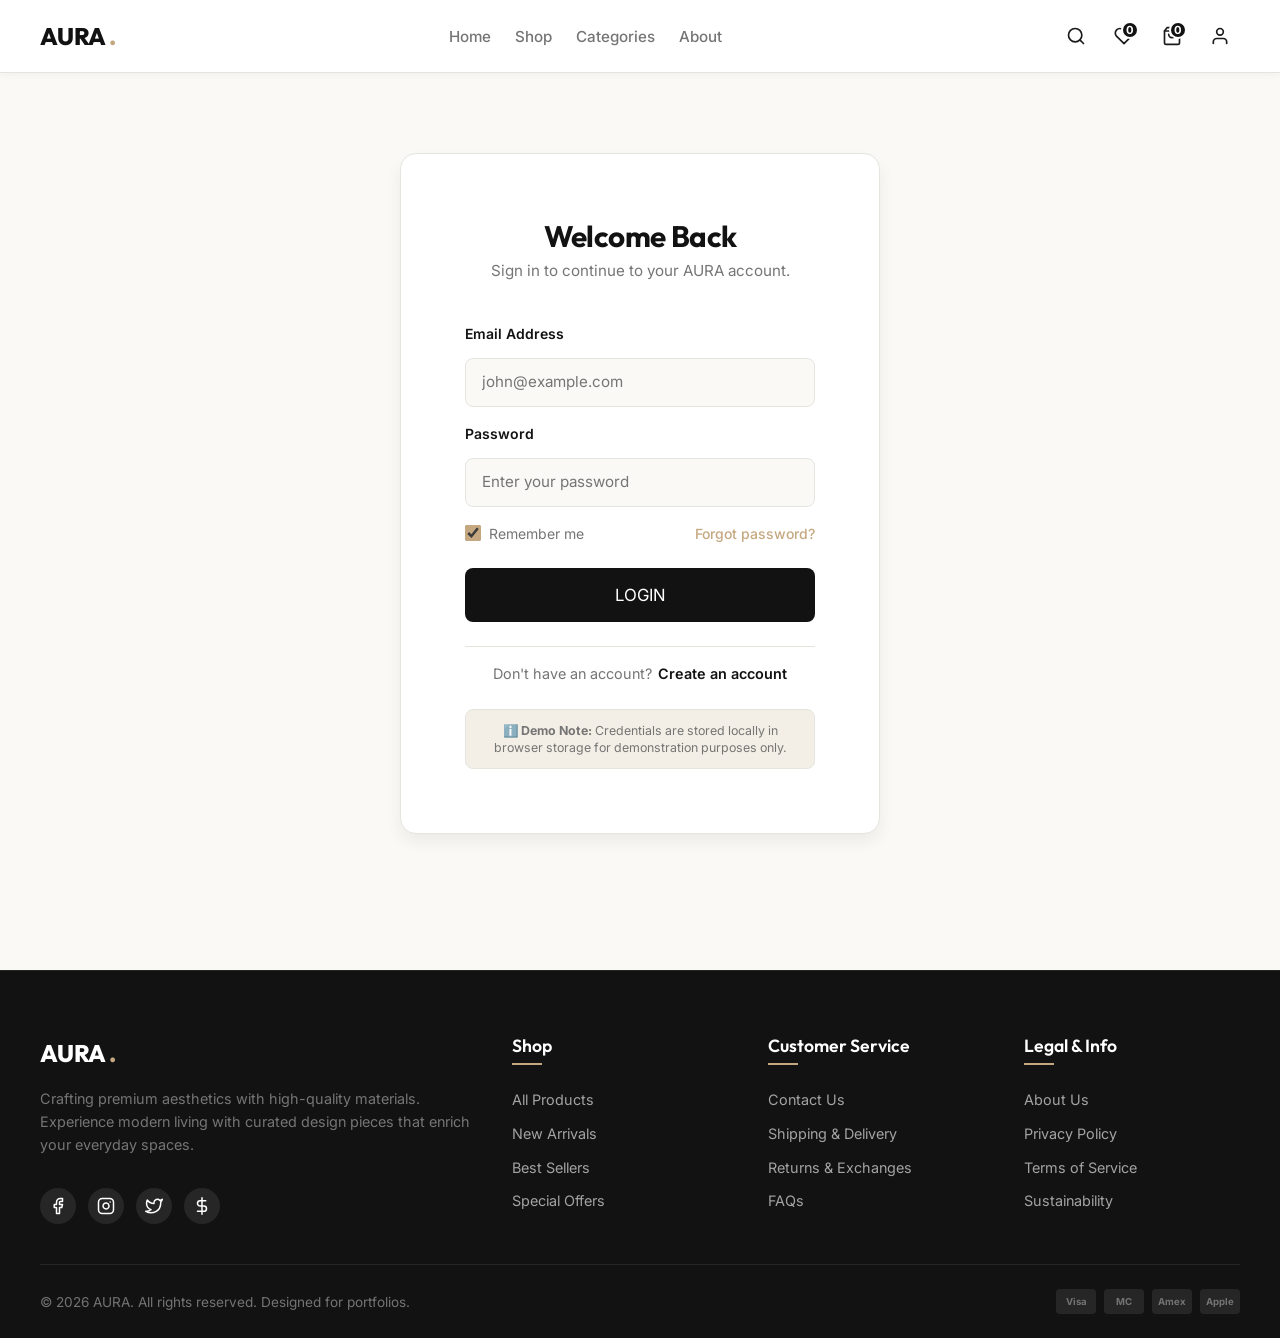
<file: pages/login.html>
<!DOCTYPE html>
<html lang="en">

<head>
    <meta charset="UTF-8">
    <meta name="viewport" content="width=device-width, initial-scale=1.0">
    <meta name="description"
        content="Sign in to your AURA account to access your saved wishlist, cart items, and order history.">
    <title>AURA | Login</title>
    <!-- CSS Foundation & UI System -->
    <link rel="stylesheet" href="../css/variables.css">
    <link rel="stylesheet" href="../css/reset.css">
    <link rel="stylesheet" href="../css/global.css">
    <link rel="stylesheet" href="../css/components.css">
    <link rel="stylesheet" href="../css/responsive.css">

    <!-- JavaScript: Services load first so navbar badges initialise correctly -->
    <script src="../js/data/products.js" defer></script>
    <script src="../js/cart/cart-service.js" defer></script>
    <script src="../js/wishlist/wishlist-service.js" defer></script>
    <script src="../js/auth/auth-service.js" defer></script>
    <script src="../js/components/navbar.js" defer></script>
    <script src="../js/components/footer.js" defer></script>
    <script src="../js/app.js" defer></script>
    <script src="../js/pages/login-page.js" defer></script>
</head>

<body>

    <!-- Sticky Header & Navigation -->
    <app-navbar></app-navbar>

    <main class="section"
        style="padding-top: var(--spacing-xl); background-color: var(--color-background); min-height: 80vh;">
        <div class="container">

            <div class="auth-card-container">
                <div class="auth-card">
                    <div class="auth-header">
                        <h1 class="auth-title">Welcome Back</h1>
                        <p class="auth-subtitle">Sign in to continue to your AURA account.</p>
                    </div>

                    <!-- Top General Alert Box -->
                    <div id="form-alert" class="form-alert" style="display: none;"></div>

                    <form id="login-form" novalidate aria-label="Sign In Form">

                        <!-- Email Address Field -->
                        <div class="form-group">
                            <label for="email-input" class="form-label">Email Address</label>
                            <input type="email" id="email-input" class="form-input" placeholder="john@example.com"
                                required aria-required="true">
                            <div id="email-error" class="form-error"></div>
                        </div>

                        <!-- Password Field -->
                        <div class="form-group">
                            <label for="password-input" class="form-label">Password</label>
                            <input type="password" id="password-input" class="form-input"
                                placeholder="Enter your password" required aria-required="true">
                            <div id="password-error" class="form-error"></div>
                        </div>

                        <!-- Options Row (Remember Me & Forgot Password) -->
                        <div
                            style="display: flex; justify-content: space-between; align-items: center; margin-bottom: var(--spacing-lg); font-size: 0.875rem;">
                            <label class="form-checkbox-label" style="margin: 0;">
                                <input type="checkbox" id="remember-checkbox" checked>
                                <span>Remember me</span>
                            </label>
                            <a href="#" id="forgot-password-link"
                                style="color: var(--color-secondary); font-weight: 500;">Forgot password?</a>
                        </div>

                        <!-- Submit CTA -->
                        <button type="submit" class="btn btn-primary btn-lg btn-full">LOGIN</button>
                    </form>

                    <!-- Footer Link -->
                    <div class="auth-footer-link">
                        <span>Don't have an account?</span>
                        <a href="register.html" style="font-weight: 600; color: var(--color-primary);">Create an
                            account</a>
                    </div>

                    <!-- Developer Security Notice -->
                    <div class="demo-security-notice">
                        ℹ️ <strong>Demo Note:</strong> Credentials are stored locally in browser storage for
                        demonstration purposes only.
                    </div>
                </div>
            </div>

        </div>
    </main>

    <!-- Professional Footer -->
    <app-footer></app-footer>

</body>

</html>
</file>
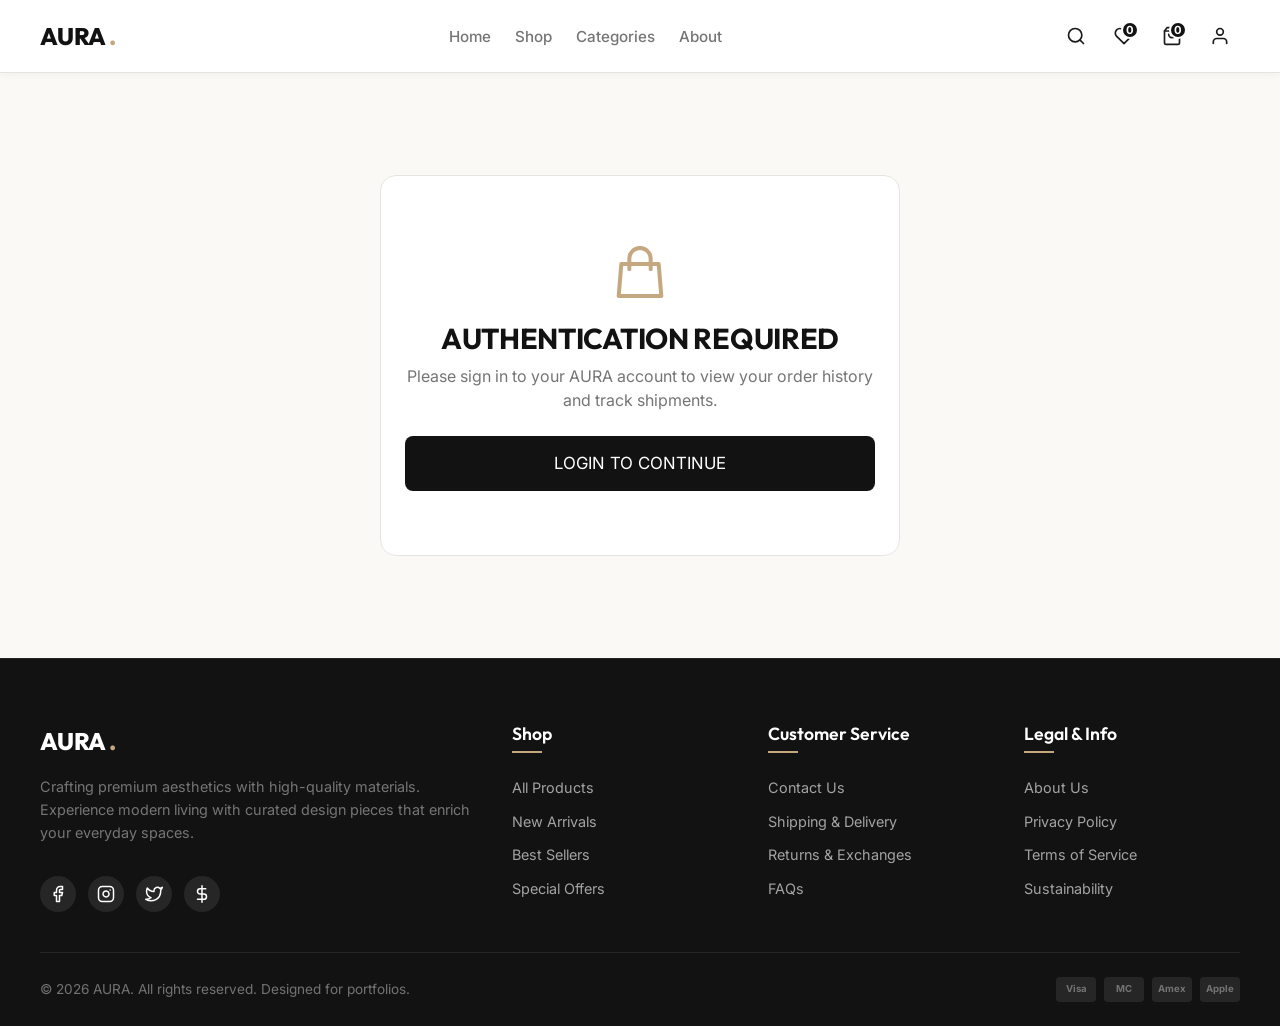
<file: pages/orders.html>
<!DOCTYPE html>
<html lang="en">

<head>
    <meta charset="UTF-8">
    <meta name="viewport" content="width=device-width, initial-scale=1.0">
    <meta name="description" content="View and track your current and past AURA orders.">
    <title>AURA | My Orders</title>
    <!-- CSS Foundation & UI System -->
    <link rel="stylesheet" href="../css/variables.css">
    <link rel="stylesheet" href="../css/reset.css">
    <link rel="stylesheet" href="../css/global.css">
    <link rel="stylesheet" href="../css/components.css">
    <link rel="stylesheet" href="../css/responsive.css">

    <!-- JavaScript Component Hydration -->
    <script src="../js/data/products.js" defer></script>
    <script src="../js/cart/cart-service.js" defer></script>
    <script src="../js/wishlist/wishlist-service.js" defer></script>
    <script src="../js/auth/auth-service.js" defer></script>
    <script src="../js/components/navbar.js" defer></script>
    <script src="../js/components/footer.js" defer></script>
    <script src="../js/app.js" defer></script>
    <script src="../js/pages/orders-page.js" defer></script>
</head>

<body>

    <!-- Sticky Header & Navigation -->
    <app-navbar></app-navbar>

    <!-- Main Content (Populated dynamically by orders-page.js) -->
    <main>
        <div class="container section"
            style="min-height: 70vh; display: flex; align-items: center; justify-content: center;">
            <div style="text-align: center; color: var(--color-text-muted);">
                Loading orders session...
            </div>
        </div>
    </main>

    <!-- Professional Footer -->
    <app-footer></app-footer>

</body>

</html>
</file>
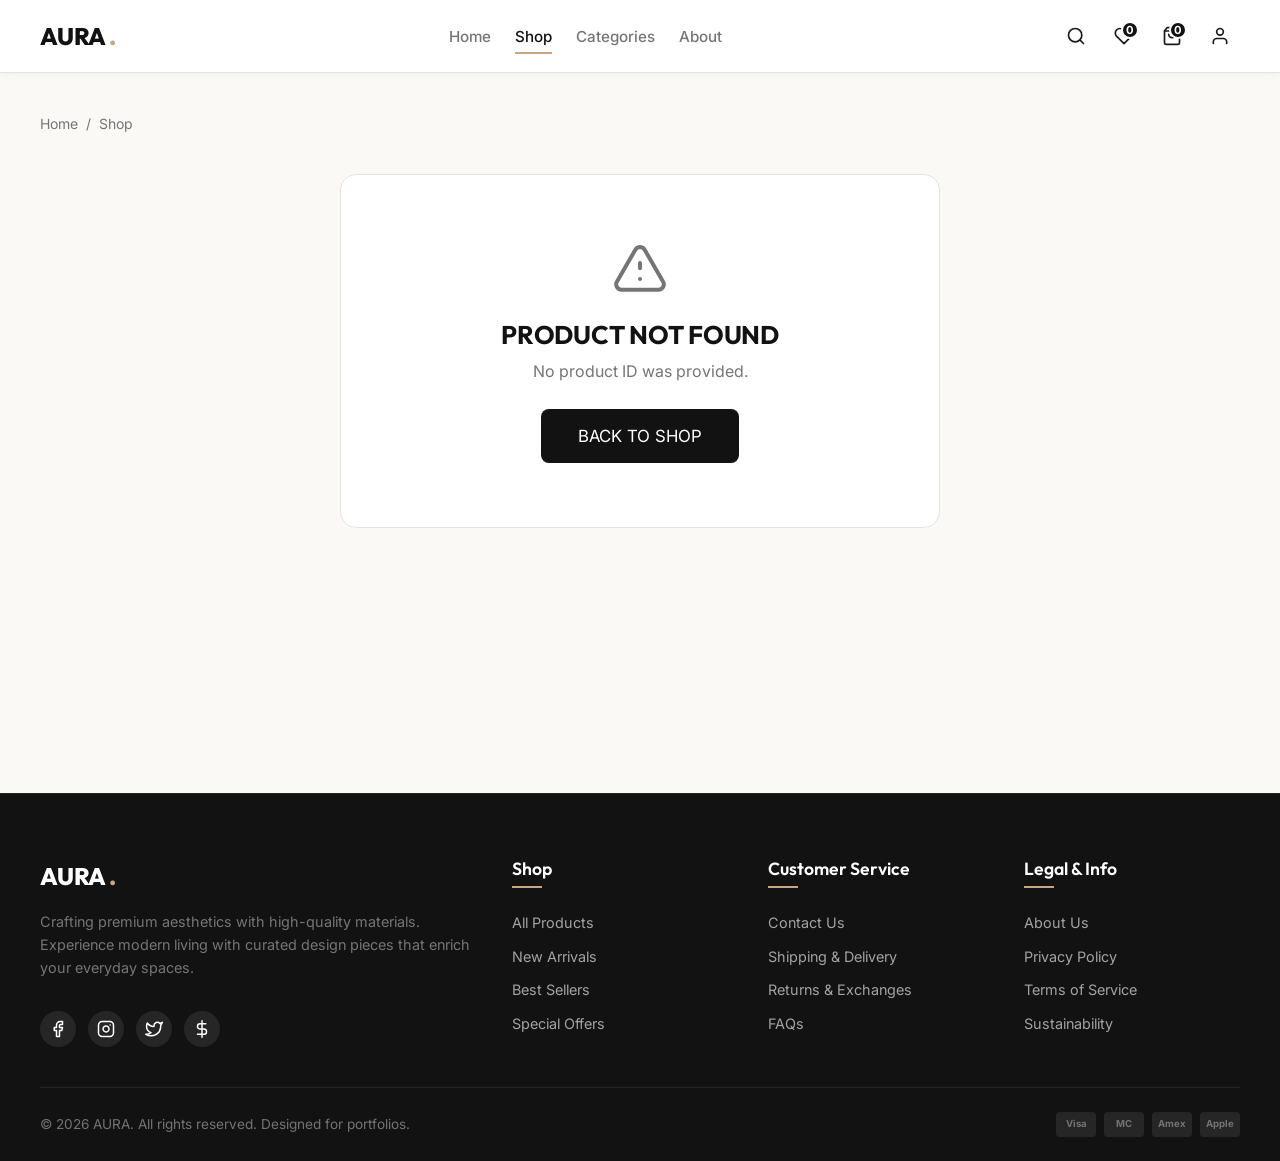
<file: pages/product.html>
<!DOCTYPE html>
<html lang="en">

<head>
    <meta charset="UTF-8">
    <meta name="viewport" content="width=device-width, initial-scale=1.0">
    <meta name="description"
        content="View detailed product information, specifications, pricing, ratings, and gallery images on AURA.">
    <title>AURA | Product Details</title>
    <!-- CSS Foundation & UI System -->
    <link rel="stylesheet" href="../css/variables.css">
    <link rel="stylesheet" href="../css/reset.css">
    <link rel="stylesheet" href="../css/global.css">
    <link rel="stylesheet" href="../css/components.css">
    <link rel="stylesheet" href="../css/responsive.css">

    <!-- JavaScript Component & Page Hydration -->
    <script src="../js/data/products.js" defer></script>
    <script src="../js/cart/cart-service.js" defer></script>
    <script src="../js/wishlist/wishlist-service.js" defer></script>
    <script src="../js/auth/auth-service.js" defer></script>
    <script src="../js/components/navbar.js" defer></script>
    <script src="../js/components/footer.js" defer></script>
    <script src="../js/app.js" defer></script>
    <script src="../js/pages/product-page.js" defer></script>
</head>

<body>

    <!-- Sticky Header & Navigation -->
    <app-navbar></app-navbar>

    <main class="section"
        style="padding-top: var(--spacing-xl); background-color: var(--color-background); min-height: 80vh;">
        <div class="container">

            <!-- Breadcrumb Navigation -->
            <nav id="product-breadcrumb" aria-label="Breadcrumb"
                style="margin-bottom: var(--spacing-lg); font-size: 0.875rem; color: var(--color-text-muted);">
                <a href="../index.html" style="color: var(--color-text-muted);">Home</a>
                <span style="margin-inline: 4px;">/</span>
                <a href="products.html" style="color: var(--color-text-muted);">Shop</a>
            </nav>

            <!-- Dynamic Product Details Section -->
            <div id="product-details-container" style="display: none;">

                <!-- Main Product Layout Grid -->
                <div class="grid grid-2"
                    style="gap: var(--spacing-xxl); align-items: start; margin-bottom: var(--spacing-xxl);">

                    <!-- Left Column: Gallery -->
                    <div class="gallery-container">
                        <div id="gallery-main-frame" class="gallery-main-frame">
                            <!-- Main Image SVG rendered dynamically -->
                        </div>
                        <div id="gallery-thumbnails-row" class="gallery-thumbnails">
                            <!-- Thumbnails rendered dynamically -->
                        </div>
                    </div>

                    <!-- Right Column: Information & Actions -->
                    <div>
                        <span id="product-category-text"
                            style="font-size: 0.85rem; font-weight: 600; text-transform: uppercase; letter-spacing: 0.08em; color: var(--color-secondary);">Category</span>
                        <h1 id="product-title-text"
                            style="margin: var(--spacing-xxs) 0 var(--spacing-xs); font-size: clamp(1.75rem, 3.5vw, 2.5rem); line-height: 1.2;">
                            Product Name</h1>

                        <!-- Rating -->
                        <div id="product-rating-box"
                            style="display: flex; align-items: center; margin-bottom: var(--spacing-md);">
                            <!-- Star rating rendered dynamically -->
                        </div>

                        <!-- Pricing -->
                        <div id="product-price-box"
                            style="margin-bottom: var(--spacing-lg); padding-bottom: var(--spacing-md); border-bottom: 1px solid var(--color-border);">
                            <!-- Price & Discount rendered dynamically -->
                        </div>

                        <!-- Description -->
                        <p id="product-description-text"
                            style="color: var(--color-text-muted); font-size: 1.05rem; line-height: 1.6; margin-bottom: var(--spacing-lg);">
                            Loading product description...
                        </p>

                        <!-- Variant Selectors -->
                        <div id="product-variants-container">
                            <!-- Color/Size Chips rendered dynamically -->
                        </div>

                        <!-- Quantity Selector -->
                        <div style="margin-block: var(--spacing-lg);">
                            <span class="variant-label"
                                style="display: block; margin-bottom: var(--spacing-xs);">Quantity</span>
                            <div class="quantity-control">
                                <button type="button" id="qty-minus-btn" class="qty-btn"
                                    aria-label="Decrease quantity">-</button>
                                <input type="number" id="qty-input" class="qty-val" value="1" min="1" max="10"
                                    aria-label="Product quantity">
                                <button type="button" id="qty-plus-btn" class="qty-btn"
                                    aria-label="Increase quantity">+</button>
                            </div>
                        </div>

                        <!-- CTA Action Buttons -->
                        <div class="product-actions-group">
                            <button id="add-to-cart-btn" class="btn btn-primary btn-lg"
                                style="flex: 2; min-width: 180px;">ADD TO CART</button>
                            <button id="buy-now-btn" class="btn btn-secondary btn-lg"
                                style="flex: 1; min-width: 130px;">BUY NOW</button>
                            <button id="wishlist-btn" class="btn-wishlist" aria-label="Add product to wishlist">♡ ADD TO
                                WISHLIST</button>
                        </div>
                    </div>
                </div>

                <!-- Product Benefits & Specifications Bar -->
                <div
                    style="margin-bottom: var(--spacing-xxl); background-color: var(--color-surface); border: 1px solid var(--color-border); border-radius: var(--radius-lg); padding: var(--spacing-xl);">
                    <h2 style="font-size: 1.35rem; margin-bottom: var(--spacing-lg);">Product Benefits &amp;
                        Specifications</h2>

                    <div class="grid grid-4" style="gap: var(--spacing-md); margin-bottom: var(--spacing-xl);">
                        <div class="feature-card"
                            style="padding: var(--spacing-md); border-color: var(--color-border);">
                            <div class="feature-icon"
                                style="width: 40px; height: 40px; margin-bottom: var(--spacing-xs);">
                                🚚
                            </div>
                            <h3 class="feature-title" style="font-size: 0.95rem;">Free Shipping</h3>
                            <p class="feature-desc" style="font-size: 0.825rem;">Free standard delivery on orders above
                                ₹1,999.</p>
                        </div>

                        <div class="feature-card"
                            style="padding: var(--spacing-md); border-color: var(--color-border);">
                            <div class="feature-icon"
                                style="width: 40px; height: 40px; margin-bottom: var(--spacing-xs);">
                                ↩
                            </div>
                            <h3 class="feature-title" style="font-size: 0.95rem;">30-Day Easy Returns</h3>
                            <p class="feature-desc" style="font-size: 0.825rem;">Hassle-free replacement or full refund
                                policy.</p>
                        </div>

                        <div class="feature-card"
                            style="padding: var(--spacing-md); border-color: var(--color-border);">
                            <div class="feature-icon"
                                style="width: 40px; height: 40px; margin-bottom: var(--spacing-xs);">
                                🔒
                            </div>
                            <h3 class="feature-title" style="font-size: 0.95rem;">Secure Transactions</h3>
                            <p class="feature-desc" style="font-size: 0.825rem;">Encrypted checkout standard protection.
                            </p>
                        </div>

                        <div class="feature-card"
                            style="padding: var(--spacing-md); border-color: var(--color-border);">
                            <div class="feature-icon"
                                style="width: 40px; height: 40px; margin-bottom: var(--spacing-xs);">
                                ✓
                            </div>
                            <h3 class="feature-title" style="font-size: 0.95rem;">Quality Assured</h3>
                            <p class="feature-desc" style="font-size: 0.825rem;">Verified for premium craftsmanship
                                &amp; durability.</p>
                        </div>
                    </div>

                    <div class="info-table-list">
                        <div class="info-table-row">
                            <span>Availability</span>
                            <span id="product-stock-status">Checking stock...</span>
                        </div>
                        <div class="info-table-row">
                            <span>Dispatch Time</span>
                            <span>Ships within 24-48 business hours</span>
                        </div>
                        <div class="info-table-row">
                            <span>Authenticity</span>
                            <span>100% Genuine Certified AURA Product</span>
                        </div>
                    </div>
                </div>

                <!-- Related Products Section -->
                <section aria-label="Related Products">
                    <div class="section-header" style="text-align: left; margin-bottom: var(--spacing-lg);">
                        <h2 class="section-title">Related Products</h2>
                        <p class="section-subtitle">Discover complementary items in this category.</p>
                    </div>

                    <div id="related-products-grid" class="grid grid-4" style="gap: var(--spacing-lg);">
                        <!-- Rendered dynamically by product-page.js -->
                    </div>
                </section>

            </div>

            <!-- Invalid / Product Not Found Fallback UI -->
            <div id="invalid-product-container" class="empty-state-container"
                style="display: none; max-width: 600px; margin: 40px auto;">
                <svg class="empty-state-icon" xmlns="http://www.w3.org/2000/svg" fill="none" viewBox="0 0 24 24"
                    stroke="currentColor">
                    <path stroke-linecap="round" stroke-linejoin="round" stroke-width="1.5"
                        d="M12 9v2m0 4h.01m-6.938 4h13.856c1.54 0 2.502-1.667 1.732-3L13.732 4c-.77-1.333-2.694-1.333-3.464 0L3.34 16c-.77 1.333.192 3 1.732 3z">
                    </path>
                </svg>
                <h2 style="margin: 0 0 var(--spacing-xs); font-size: 1.6rem;">PRODUCT NOT FOUND</h2>
                <p class="invalid-message"
                    style="margin: 0 0 var(--spacing-lg); color: var(--color-text-muted); font-size: 1rem;">
                    The product you're looking for could not be found or the link is invalid.
                </p>
                <a href="products.html" class="btn btn-primary btn-lg">BACK TO SHOP</a>
            </div>

        </div>
    </main>

    <!-- Professional Footer -->
    <app-footer></app-footer>

</body>

</html>
</file>
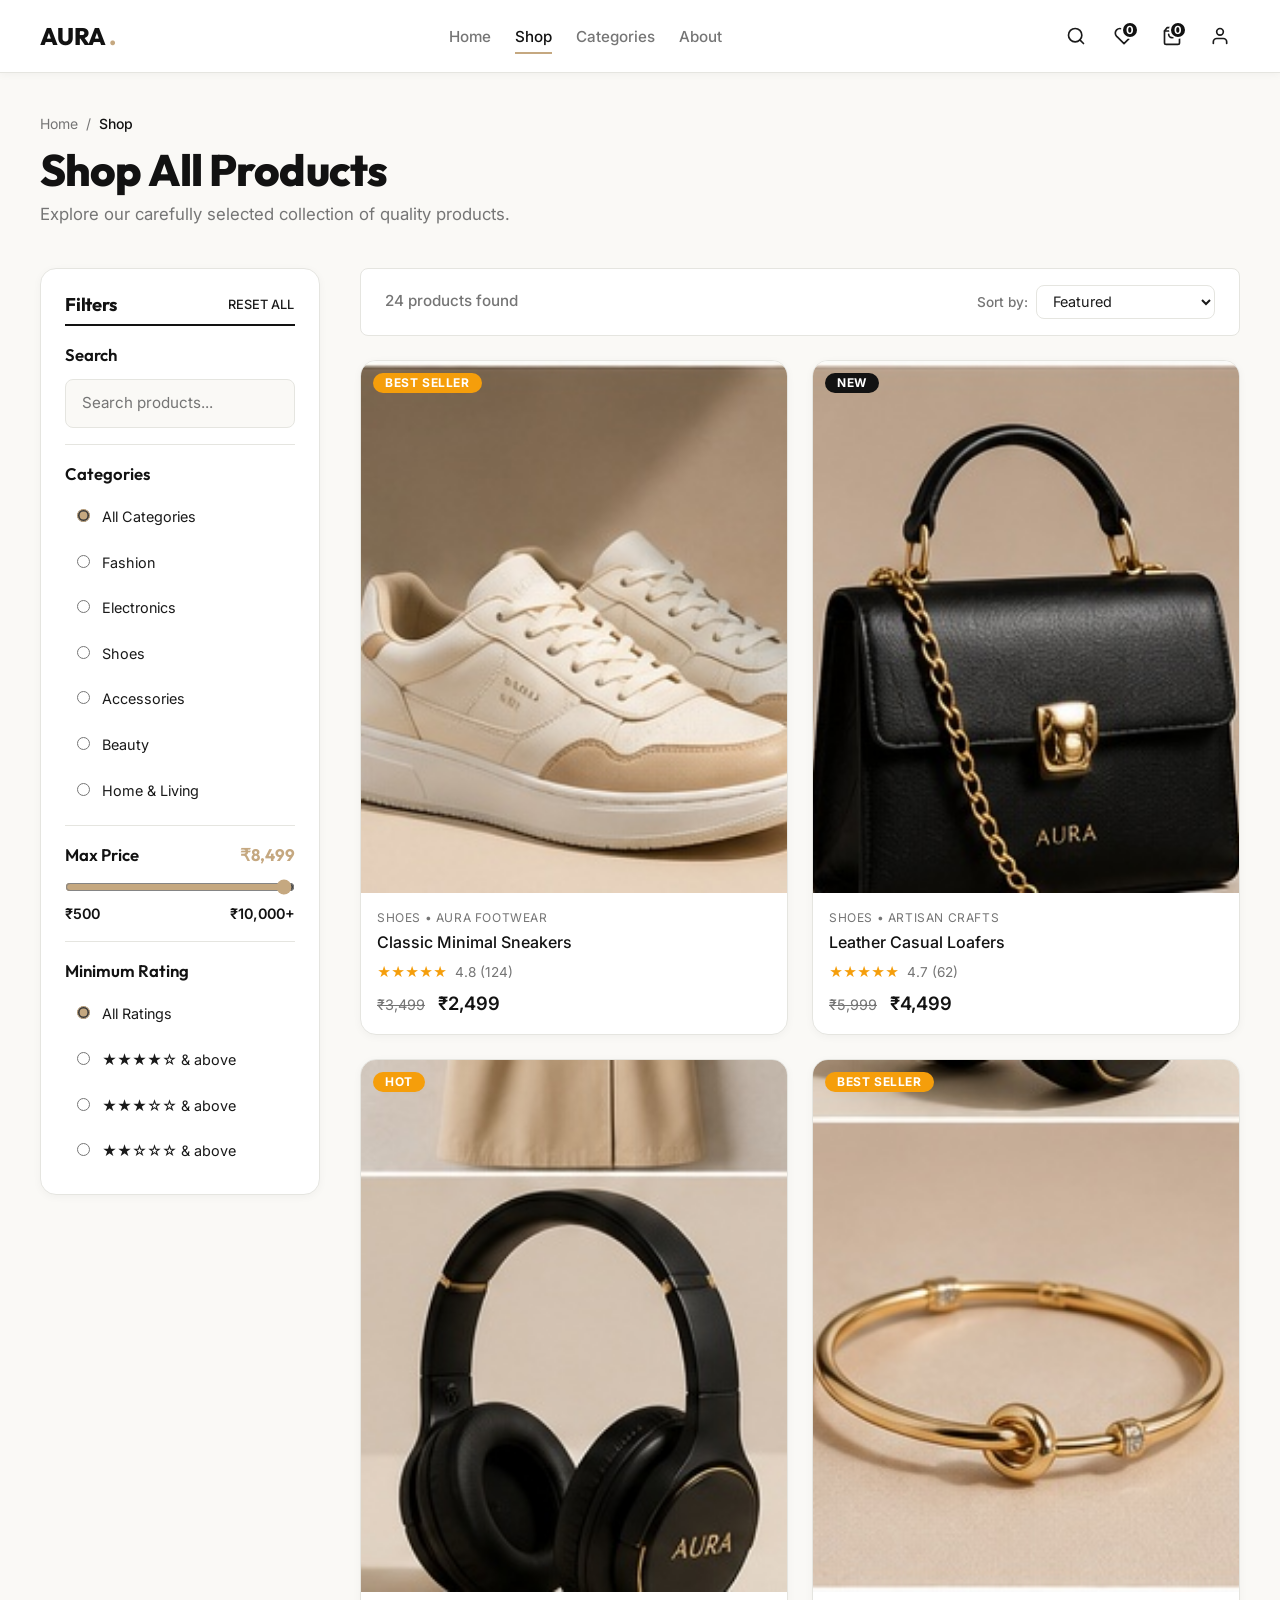
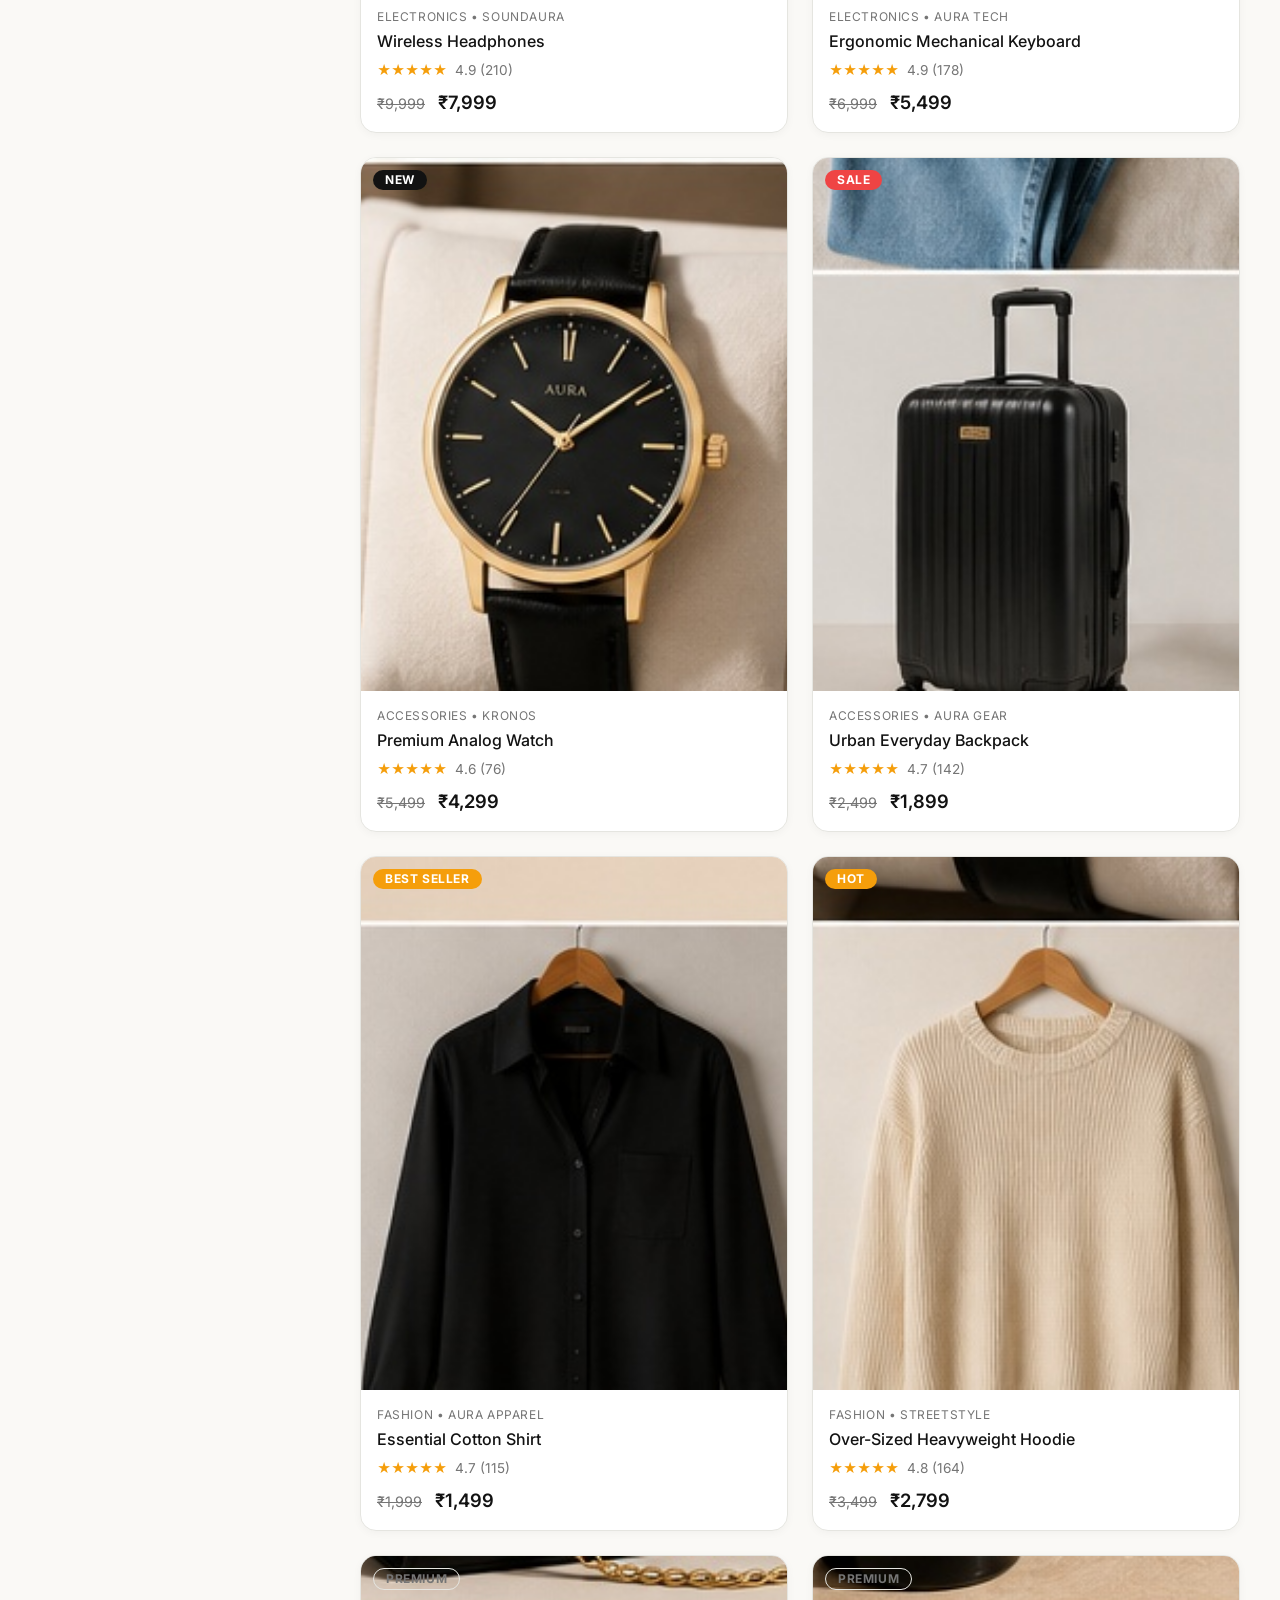
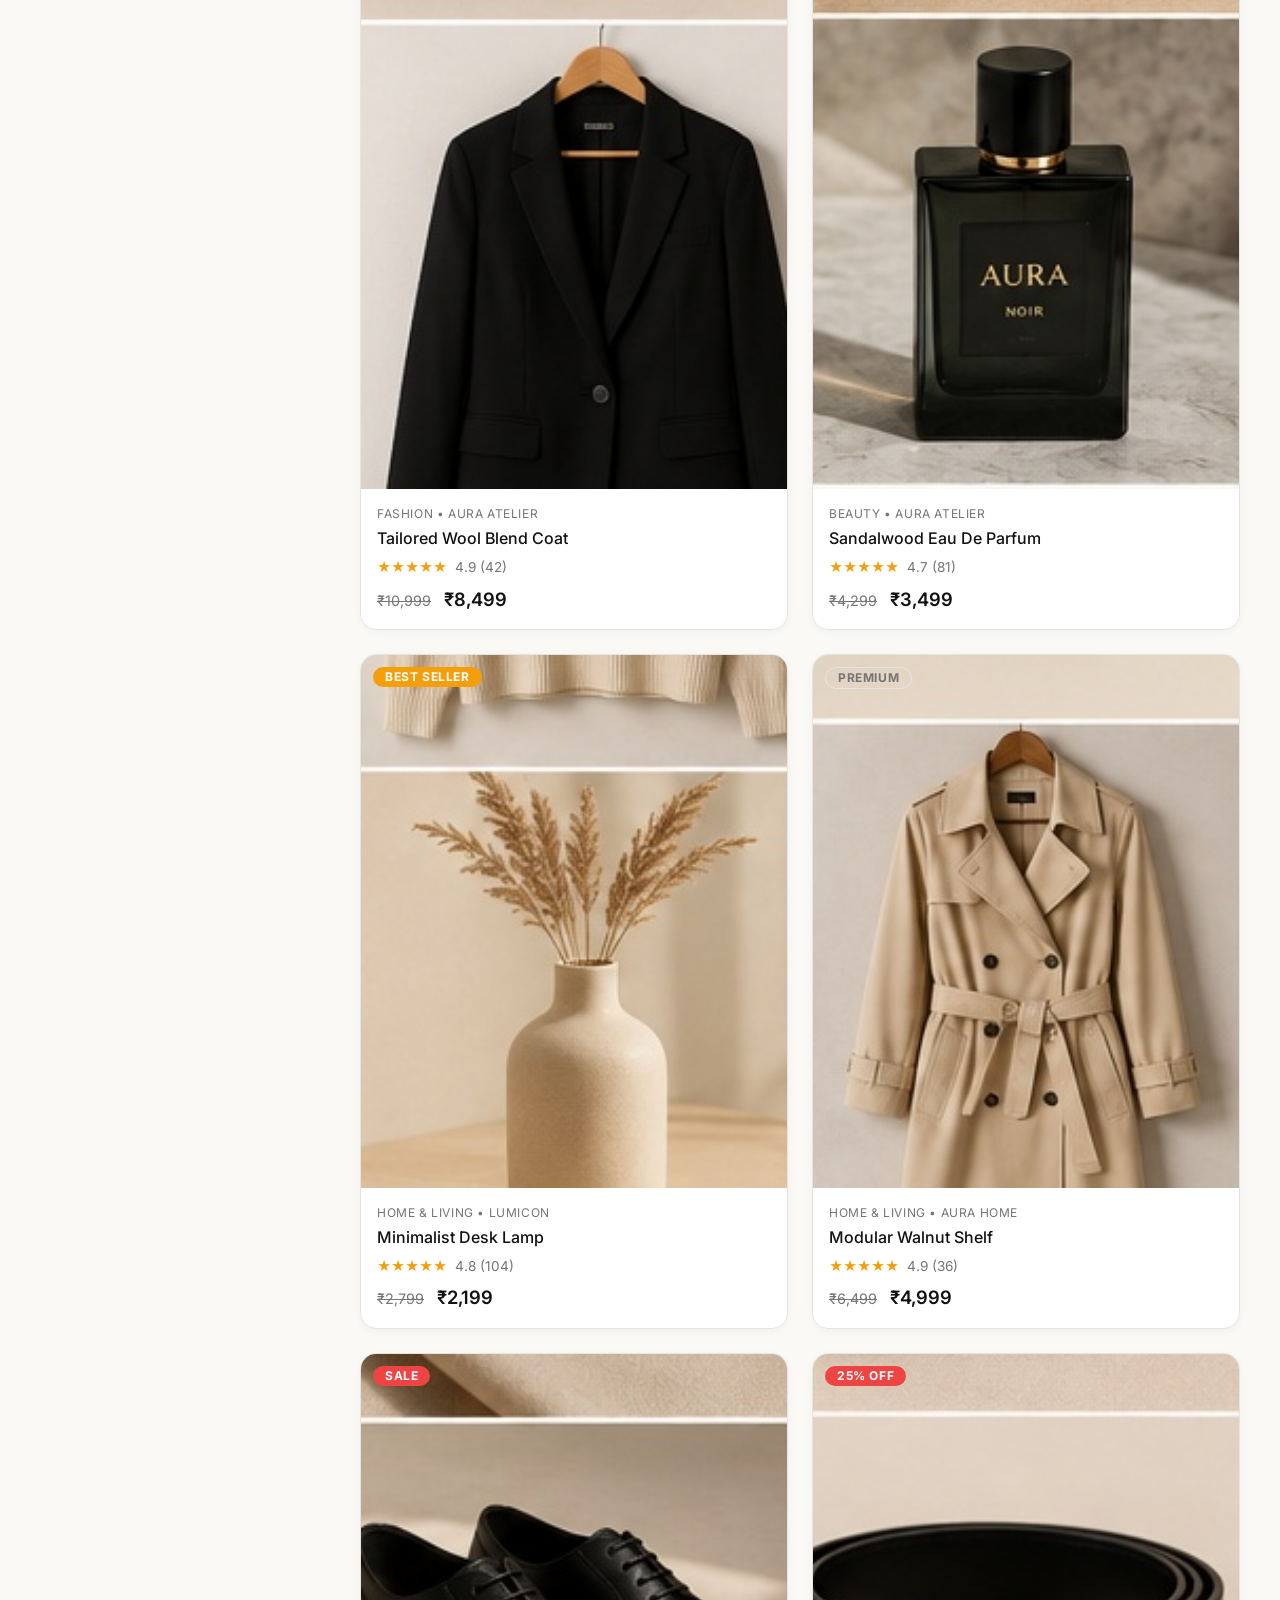
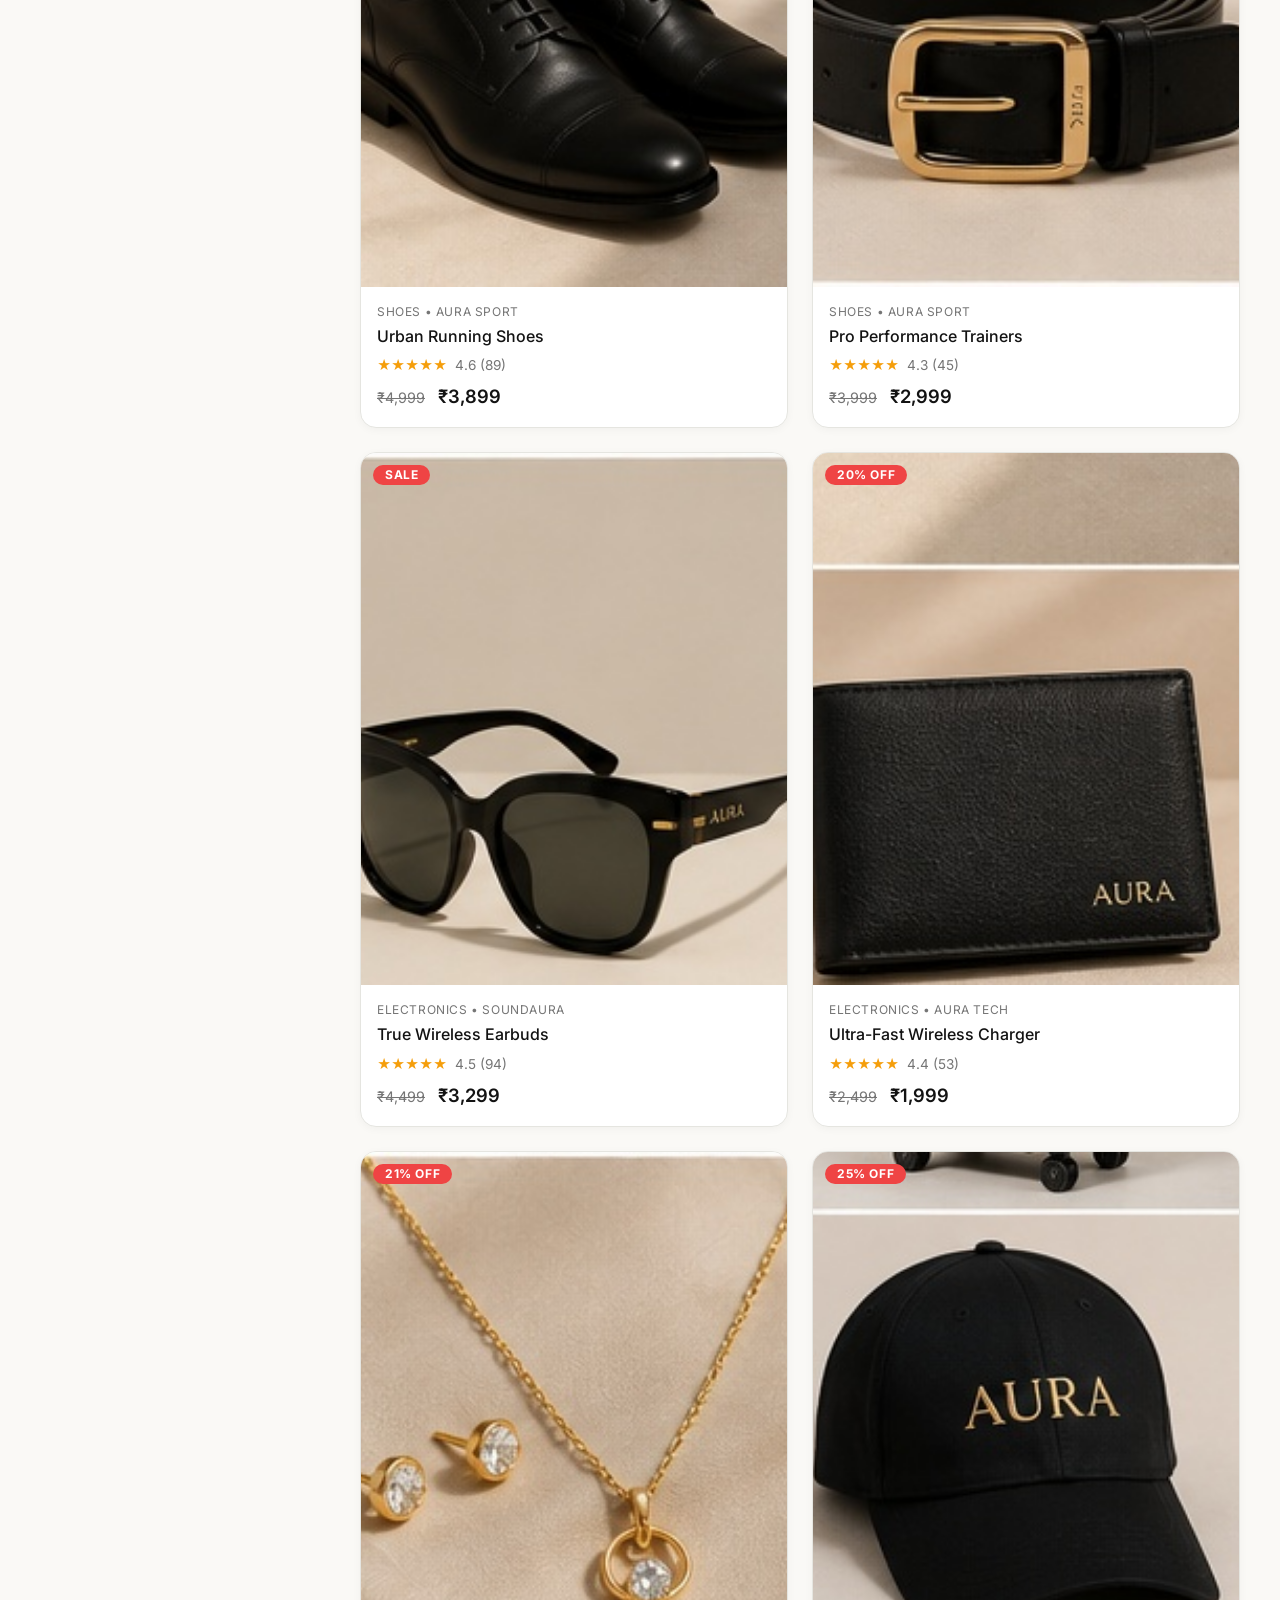
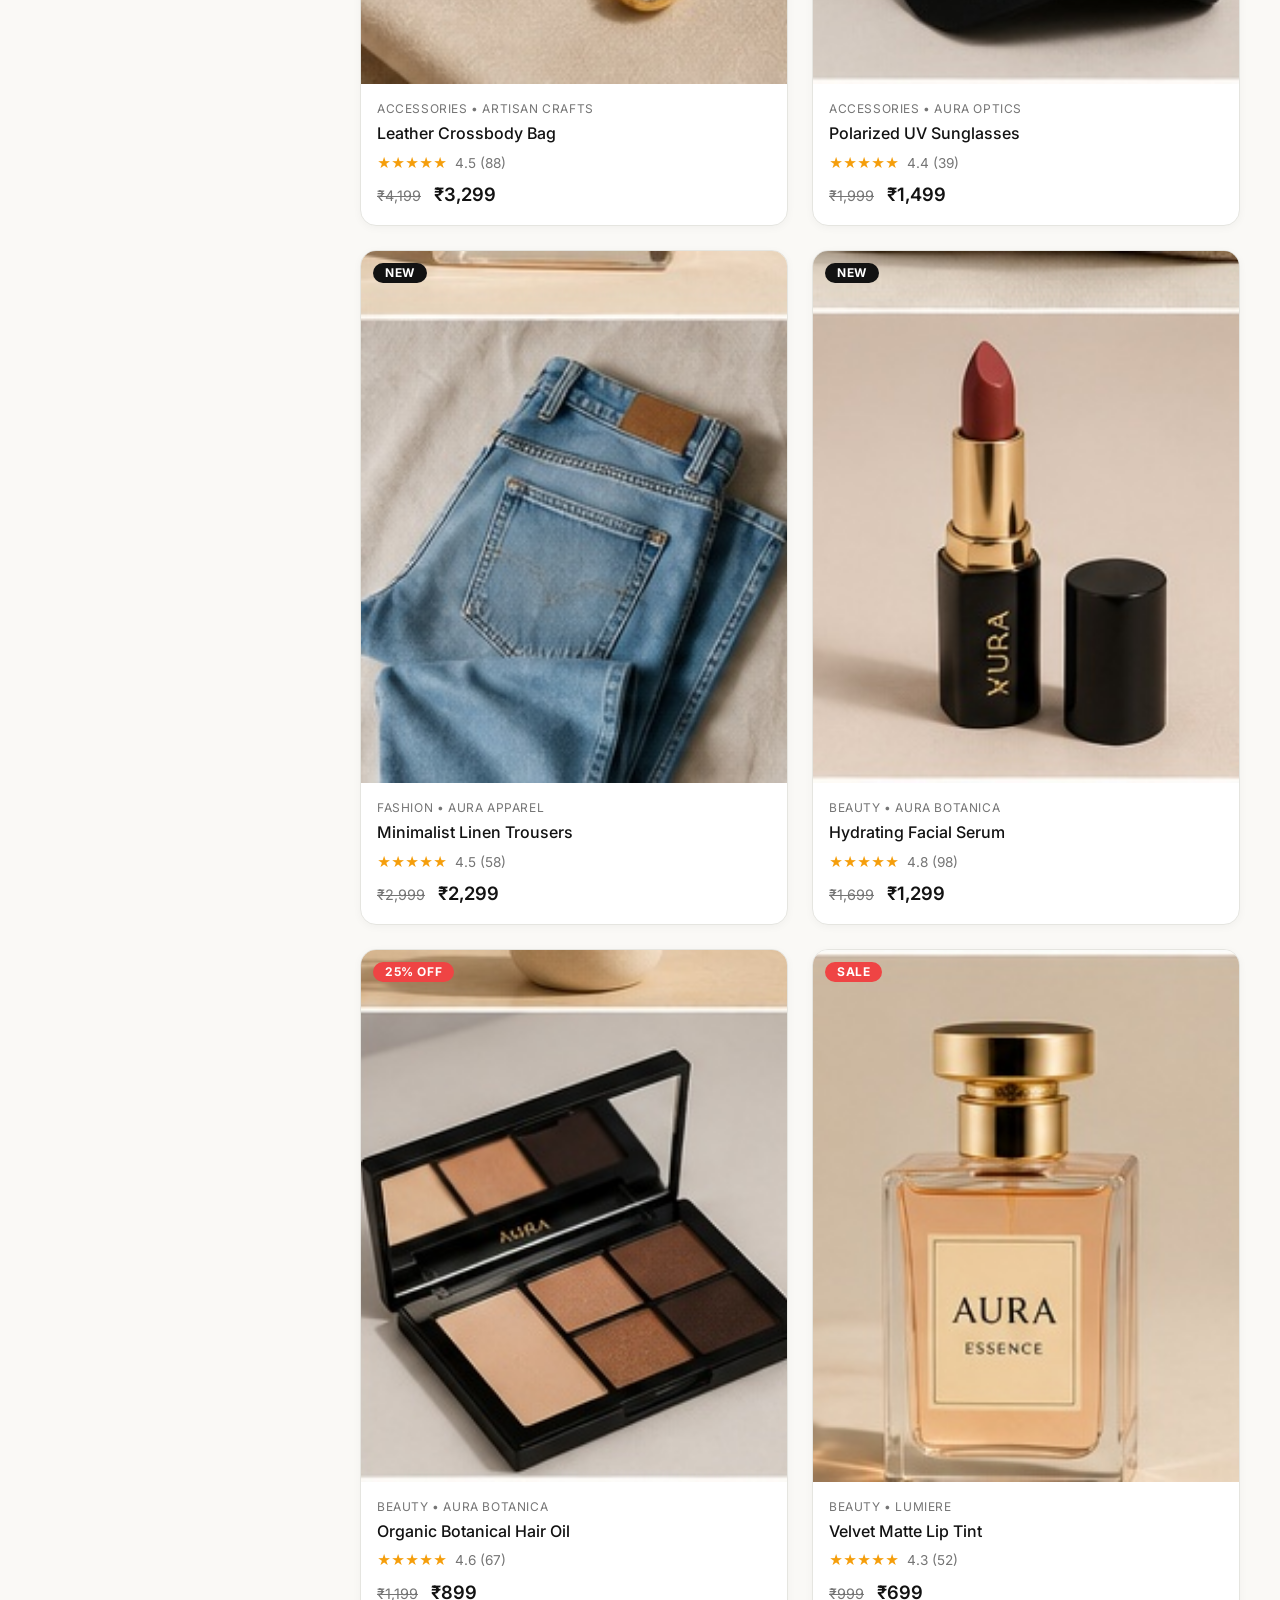
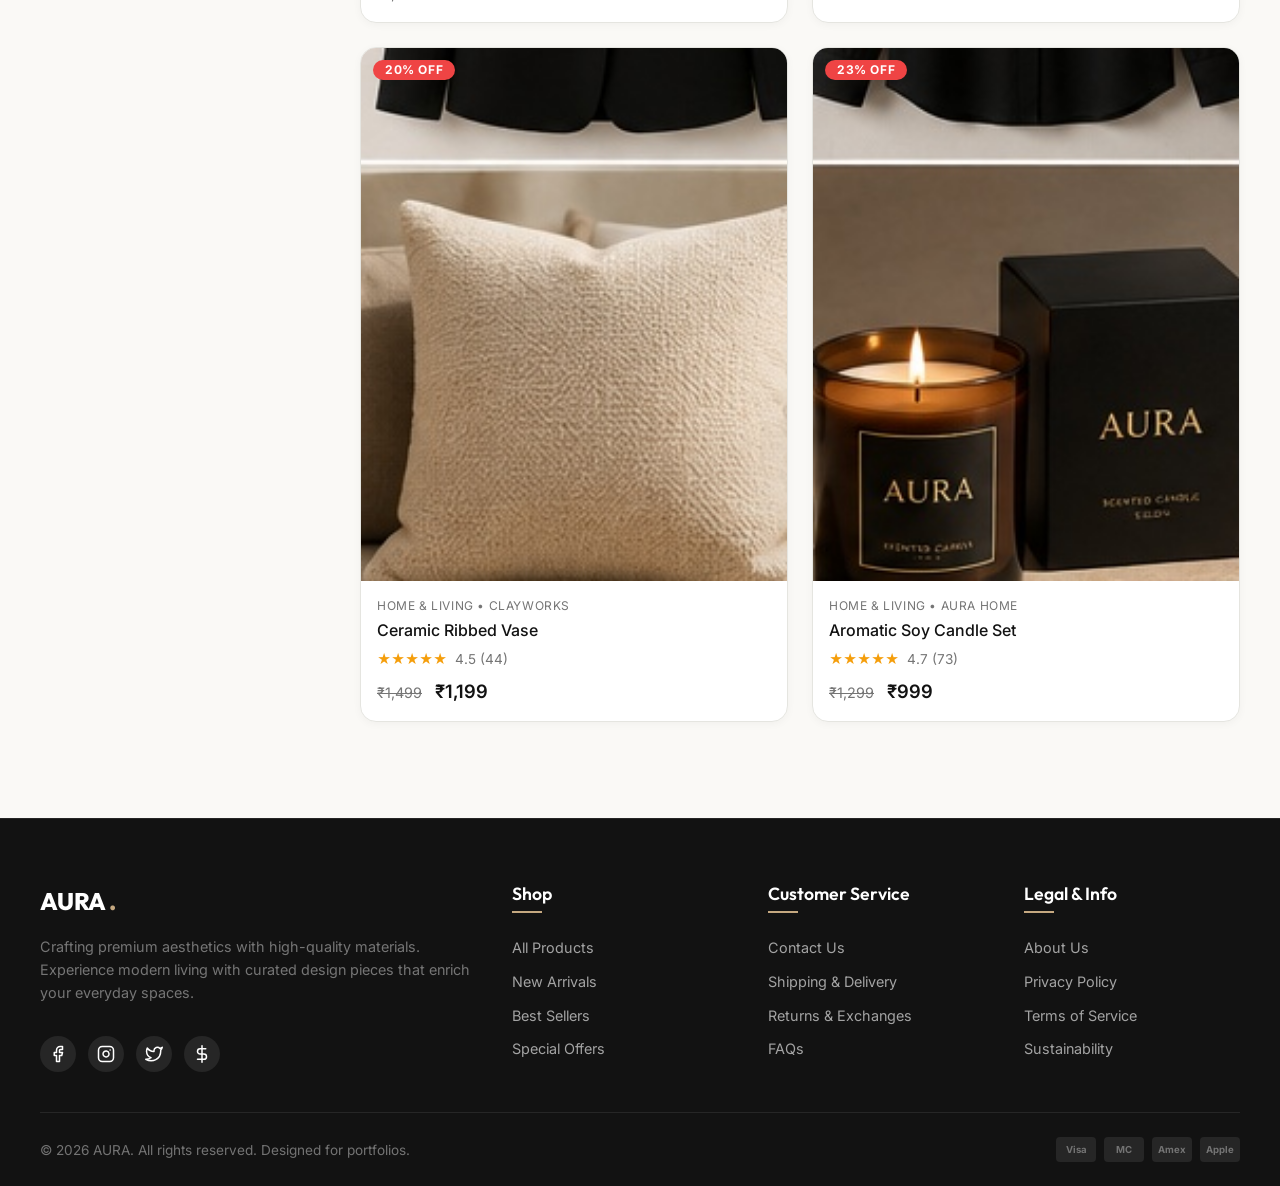
<file: pages/products.html>
<!DOCTYPE html>
<html lang="en">

<head>
    <meta charset="UTF-8">
    <meta name="viewport" content="width=device-width, initial-scale=1.0">
    <meta name="description"
        content="Explore AURA's catalog of premium fashion, electronics, shoes, accessories, beauty, and home decor items.">
    <title>AURA | Shop</title>
    <!-- CSS Foundation & UI System -->
    <link rel="stylesheet" href="../css/variables.css">
    <link rel="stylesheet" href="../css/reset.css">
    <link rel="stylesheet" href="../css/global.css">
    <link rel="stylesheet" href="../css/components.css">
    <link rel="stylesheet" href="../css/responsive.css">

    <!-- JavaScript Component & Page Hydration -->
    <script src="../js/data/products.js" defer></script>
    <script src="../js/cart/cart-service.js" defer></script>
    <script src="../js/wishlist/wishlist-service.js" defer></script>
    <script src="../js/auth/auth-service.js" defer></script>
    <script src="../js/components/navbar.js" defer></script>
    <script src="../js/components/footer.js" defer></script>
    <script src="../js/app.js" defer></script>
    <script src="../js/pages/products-page.js" defer></script>
</head>

<body>

    <!-- Sticky Header & Navigation -->
    <app-navbar></app-navbar>

    <main class="section"
        style="padding-top: var(--spacing-xl); background-color: var(--color-background); min-height: 80vh;">
        <div class="container">

            <!-- Breadcrumb & Page Title Header -->
            <div style="margin-bottom: var(--spacing-xl);">
                <nav aria-label="Breadcrumb"
                    style="margin-bottom: var(--spacing-xs); font-size: 0.875rem; color: var(--color-text-muted);">
                    <a href="../index.html" style="color: var(--color-text-muted);">Home</a>
                    <span style="margin-inline: 4px;">/</span>
                    <span style="color: var(--color-primary); font-weight: 500;">Shop</span>
                </nav>
                <h1 style="margin: 0 0 var(--spacing-xxs); font-size: clamp(1.85rem, 4vw, 2.75rem);">Shop All Products
                </h1>
                <p style="margin: 0; color: var(--color-text-muted); font-size: 1.05rem;">
                    Explore our carefully selected collection of quality products.
                </p>
            </div>

            <!-- Catalog Main Grid Layout -->
            <div class="catalog-layout">

                <!-- Filter Sidebar -->
                <aside id="filter-sidebar" class="filter-sidebar" aria-label="Product Filters">
                    <div
                        style="display: flex; justify-content: space-between; align-items: center; margin-bottom: var(--spacing-md); padding-bottom: var(--spacing-xs); border-bottom: 2px solid var(--color-primary);">
                        <h2 style="font-size: 1.15rem; margin: 0; font-family: var(--font-headings);">Filters</h2>
                        <button id="clear-filters-btn" class="btn btn-link"
                            style="font-size: 0.8rem; text-transform: uppercase;">Reset All</button>
                    </div>

                    <!-- Search Filter Group -->
                    <div class="filter-group">
                        <label for="search-input" class="filter-title">Search</label>
                        <input type="text" id="search-input" class="form-input" placeholder="Search products..."
                            aria-label="Search products">
                    </div>

                    <!-- Category Filter Group -->
                    <div class="filter-group">
                        <span class="filter-title">Categories</span>
                        <div class="filter-list" role="radiogroup" aria-label="Filter by category">
                            <label class="filter-item">
                                <span><input type="radio" name="filter-category" value="All" checked> All
                                    Categories</span>
                            </label>
                            <label class="filter-item">
                                <span><input type="radio" name="filter-category" value="Fashion"> Fashion</span>
                            </label>
                            <label class="filter-item">
                                <span><input type="radio" name="filter-category" value="Electronics"> Electronics</span>
                            </label>
                            <label class="filter-item">
                                <span><input type="radio" name="filter-category" value="Shoes"> Shoes</span>
                            </label>
                            <label class="filter-item">
                                <span><input type="radio" name="filter-category" value="Accessories"> Accessories</span>
                            </label>
                            <label class="filter-item">
                                <span><input type="radio" name="filter-category" value="Beauty"> Beauty</span>
                            </label>
                            <label class="filter-item">
                                <span><input type="radio" name="filter-category" value="Home & Living"> Home &
                                    Living</span>
                            </label>
                        </div>
                    </div>

                    <!-- Price Filter Group -->
                    <div class="filter-group">
                        <div class="filter-title">
                            <span>Max Price</span>
                            <span id="price-output"
                                style="color: var(--color-secondary); font-weight: 700;">₹10,000</span>
                        </div>
                        <div class="price-slider-wrapper">
                            <input type="range" id="price-slider" class="price-slider" min="500" max="10000" step="100"
                                value="10000" aria-label="Filter by maximum price">
                            <div class="price-output-display">
                                <span>₹500</span>
                                <span>₹10,000+</span>
                            </div>
                        </div>
                    </div>

                    <!-- Rating Filter Group -->
                    <div class="filter-group">
                        <span class="filter-title">Minimum Rating</span>
                        <div class="filter-list" role="radiogroup" aria-label="Filter by rating">
                            <label class="filter-item">
                                <span><input type="radio" name="filter-rating" value="0" checked> All Ratings</span>
                            </label>
                            <label class="filter-item">
                                <span><input type="radio" name="filter-rating" value="4"> ★★★★☆ &amp; above</span>
                            </label>
                            <label class="filter-item">
                                <span><input type="radio" name="filter-rating" value="3"> ★★★☆☆ &amp; above</span>
                            </label>
                            <label class="filter-item">
                                <span><input type="radio" name="filter-rating" value="2"> ★★☆☆☆ &amp; above</span>
                            </label>
                        </div>
                    </div>
                </aside>

                <!-- Product Display Area -->
                <section aria-label="Product Listings">

                    <!-- Top Controls Bar -->
                    <div class="catalog-top-bar">
                        <button id="mobile-filter-toggle" class="btn btn-outline btn-sm mobile-filter-toggle"
                            aria-expanded="false" aria-controls="filter-sidebar">
                            FILTERS
                        </button>

                        <span id="product-count-display" class="product-count-text">
                            Showing products...
                        </span>

                        <div class="catalog-sort-wrapper">
                            <label for="sort-select"
                                style="font-size: 0.85rem; font-weight: 500; color: var(--color-text-muted);">Sort
                                by:</label>
                            <select id="sort-select" class="form-select"
                                style="width: auto; padding: 0.4rem 0.75rem; font-size: 0.9rem;"
                                aria-label="Sort products">
                                <option value="featured">Featured</option>
                                <option value="price-low">Price: Low to High</option>
                                <option value="price-high">Price: High to Low</option>
                                <option value="rating-high">Rating: High to Low</option>
                                <option value="newest">Newest Arrivals</option>
                            </select>
                        </div>
                    </div>

                    <!-- Dynamic Products Grid -->
                    <div id="products-grid" class="grid grid-3" style="gap: var(--spacing-lg);">
                        <!-- Product cards rendered dynamically by products-page.js -->
                    </div>

                    <!-- Professional Empty State -->
                    <div id="empty-state" class="empty-state-container" style="display: none;">
                        <svg class="empty-state-icon" xmlns="http://www.w3.org/2000/svg" fill="none" viewBox="0 0 24 24"
                            stroke="currentColor">
                            <path stroke-linecap="round" stroke-linejoin="round" stroke-width="1.5"
                                d="M21 21l-6-6m2-5a7 7 0 11-14 0 7 7 0 0114 0z"></path>
                        </svg>
                        <h3 style="margin: 0 0 var(--spacing-xs); font-size: 1.35rem;">No products found</h3>
                        <p style="margin: 0 0 var(--spacing-lg); color: var(--color-text-muted); font-size: 0.95rem;">
                            Try adjusting your search query, price slider, or category filters to find what you're
                            looking for.
                        </p>
                        <button id="empty-state-clear-btn" class="btn btn-primary">CLEAR ALL FILTERS</button>
                    </div>

                </section>
            </div>
        </div>
    </main>

    <!-- Professional Footer -->
    <app-footer></app-footer>

</body>

</html>
</file>
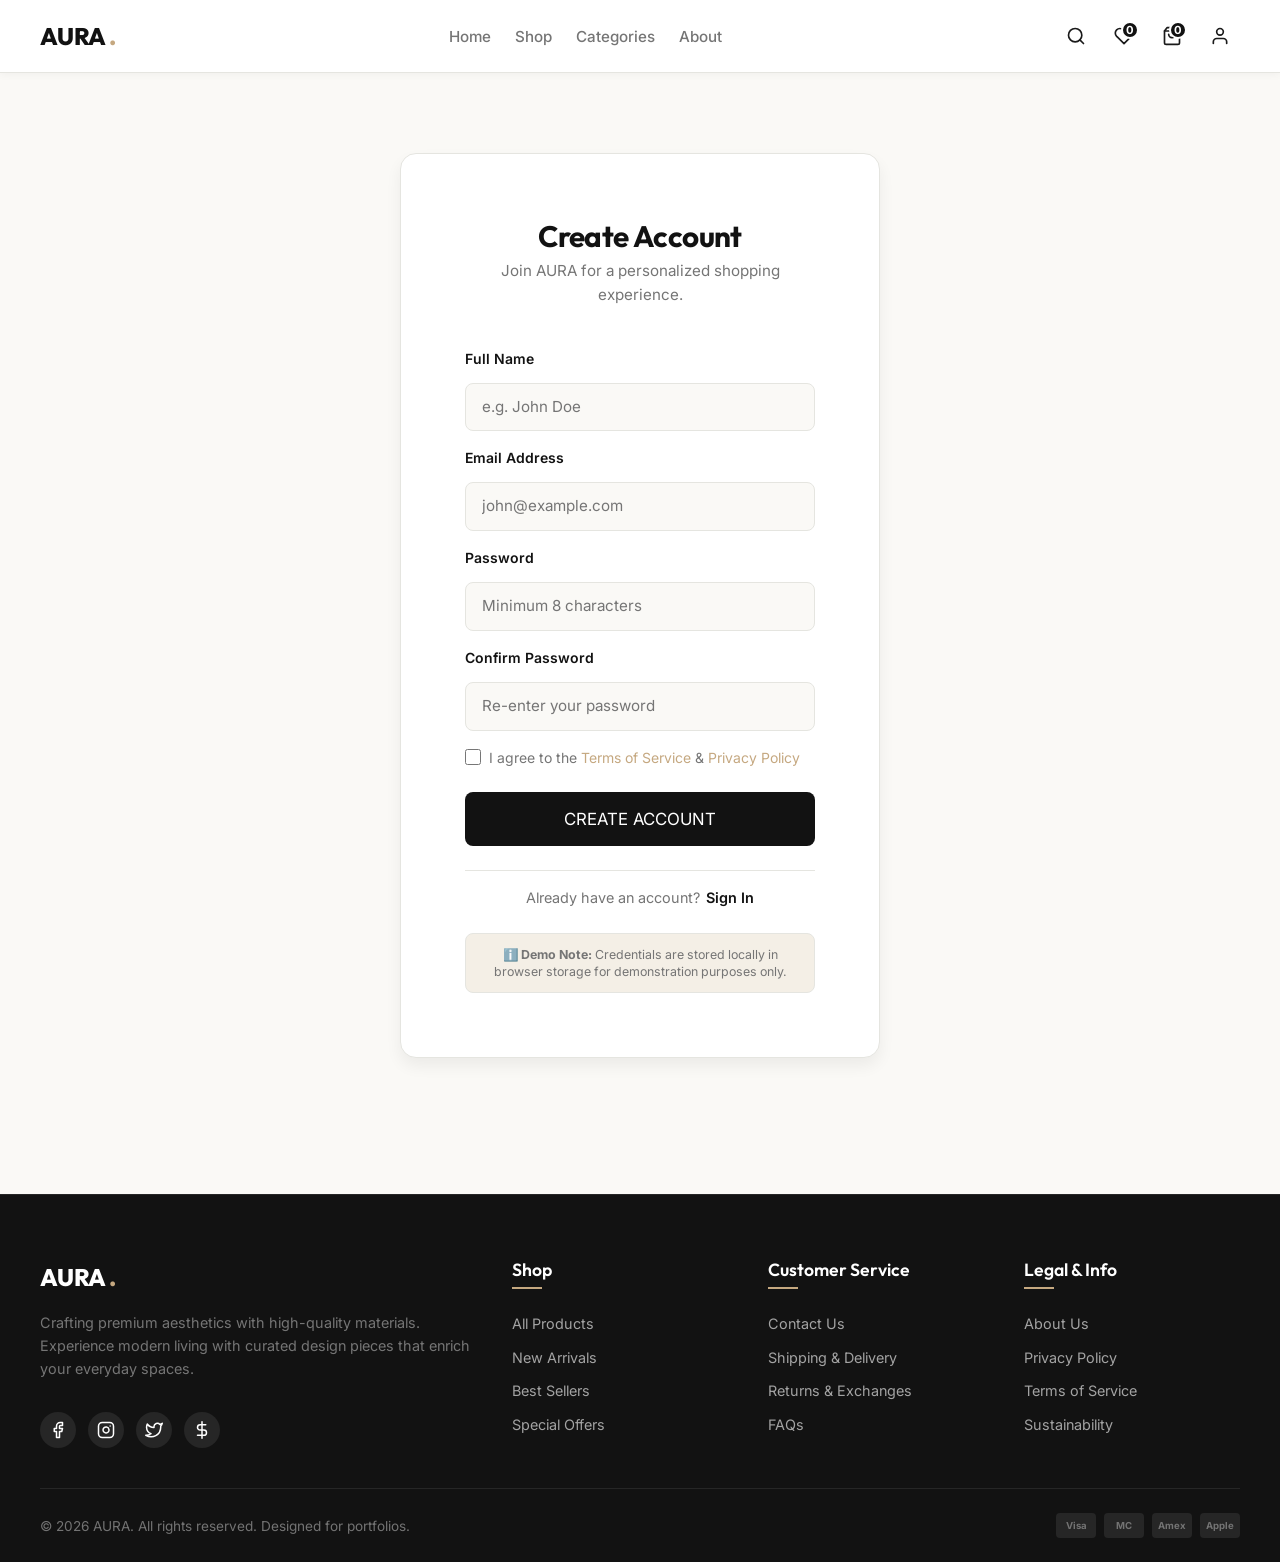
<file: pages/register.html>
<!DOCTYPE html>
<html lang="en">

<head>
    <meta charset="UTF-8">
    <meta name="viewport" content="width=device-width, initial-scale=1.0">
    <meta name="description"
        content="Create a new AURA account to manage orders, wishlists, and enjoys seamless checkout.">
    <title>AURA | Register</title>
    <!-- CSS Foundation & UI System -->
    <link rel="stylesheet" href="../css/variables.css">
    <link rel="stylesheet" href="../css/reset.css">
    <link rel="stylesheet" href="../css/global.css">
    <link rel="stylesheet" href="../css/components.css">
    <link rel="stylesheet" href="../css/responsive.css">

    <!-- JavaScript: Services load first so navbar badges initialise correctly -->
    <script src="../js/data/products.js" defer></script>
    <script src="../js/cart/cart-service.js" defer></script>
    <script src="../js/wishlist/wishlist-service.js" defer></script>
    <script src="../js/auth/auth-service.js" defer></script>
    <script src="../js/components/navbar.js" defer></script>
    <script src="../js/components/footer.js" defer></script>
    <script src="../js/app.js" defer></script>
    <script src="../js/pages/register-page.js" defer></script>
</head>

<body>

    <!-- Sticky Header & Navigation -->
    <app-navbar></app-navbar>

    <main class="section"
        style="padding-top: var(--spacing-xl); background-color: var(--color-background); min-height: 80vh;">
        <div class="container">

            <div class="auth-card-container">
                <div class="auth-card">
                    <div class="auth-header">
                        <h1 class="auth-title">Create Account</h1>
                        <p class="auth-subtitle">Join AURA for a personalized shopping experience.</p>
                    </div>

                    <!-- Top General Alert Box -->
                    <div id="form-alert" class="form-alert" style="display: none;"></div>

                    <form id="register-form" novalidate aria-label="Create Account Form">

                        <!-- Full Name Field -->
                        <div class="form-group">
                            <label for="name-input" class="form-label">Full Name</label>
                            <input type="text" id="name-input" class="form-input" placeholder="e.g. John Doe" required
                                aria-required="true">
                            <div id="name-error" class="form-error"></div>
                        </div>

                        <!-- Email Address Field -->
                        <div class="form-group">
                            <label for="email-input" class="form-label">Email Address</label>
                            <input type="email" id="email-input" class="form-input" placeholder="john@example.com"
                                required aria-required="true">
                            <div id="email-error" class="form-error"></div>
                        </div>

                        <!-- Password Field -->
                        <div class="form-group">
                            <label for="password-input" class="form-label">Password</label>
                            <input type="password" id="password-input" class="form-input"
                                placeholder="Minimum 8 characters" required aria-required="true">
                            <div id="password-error" class="form-error"></div>
                        </div>

                        <!-- Confirm Password Field -->
                        <div class="form-group">
                            <label for="confirm-password-input" class="form-label">Confirm Password</label>
                            <input type="password" id="confirm-password-input" class="form-input"
                                placeholder="Re-enter your password" required aria-required="true">
                            <div id="confirm-error" class="form-error"></div>
                        </div>

                        <!-- Terms Checkbox -->
                        <div class="form-group" style="margin-bottom: var(--spacing-lg);">
                            <label class="form-checkbox-label">
                                <input type="checkbox" id="terms-checkbox" required>
                                <span>I agree to the <a href="#" style="color: var(--color-secondary);">Terms of
                                        Service</a> &amp; <a href="#" style="color: var(--color-secondary);">Privacy
                                        Policy</a></span>
                            </label>
                            <div id="terms-error" class="form-error"></div>
                        </div>

                        <!-- Submit CTA -->
                        <button type="submit" class="btn btn-primary btn-lg btn-full">CREATE ACCOUNT</button>
                    </form>

                    <!-- Footer Link -->
                    <div class="auth-footer-link">
                        <span>Already have an account?</span>
                        <a href="login.html" style="font-weight: 600; color: var(--color-primary);">Sign In</a>
                    </div>

                    <!-- Developer Security Notice -->
                    <div class="demo-security-notice">
                        ℹ️ <strong>Demo Note:</strong> Credentials are stored locally in browser storage for
                        demonstration purposes only.
                    </div>
                </div>
            </div>

        </div>
    </main>

    <!-- Professional Footer -->
    <app-footer></app-footer>

</body>

</html>
</file>
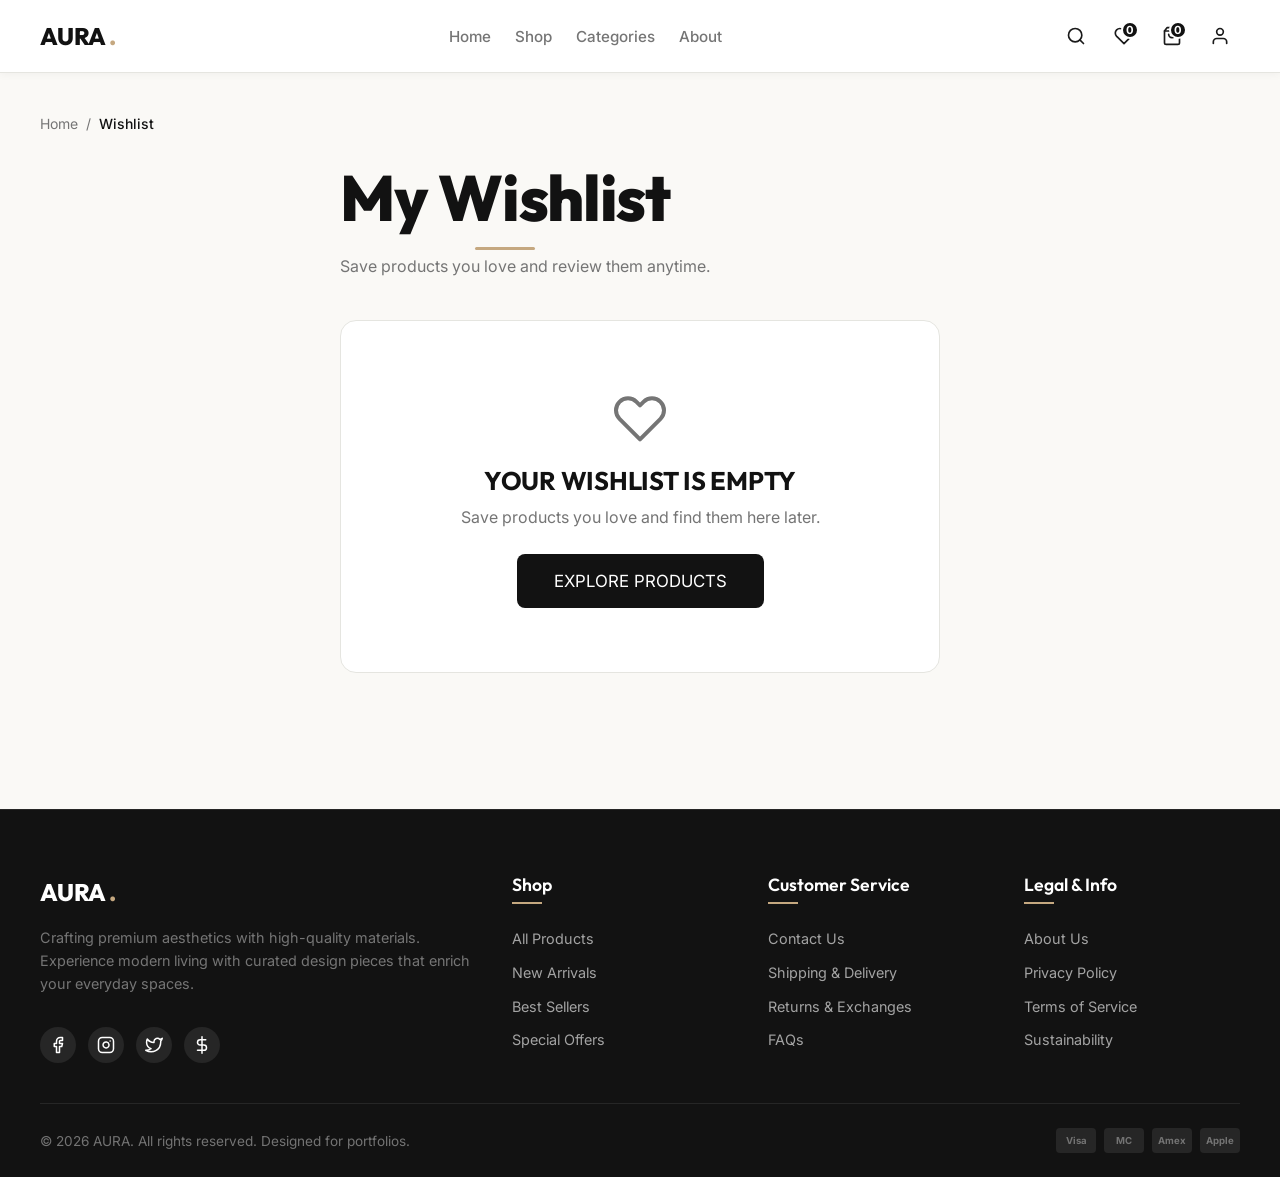
<file: pages/wishlist.html>
<!DOCTYPE html>
<html lang="en">

<head>
    <meta charset="UTF-8">
    <meta name="viewport" content="width=device-width, initial-scale=1.0">
    <meta name="description"
        content="View your saved wishlist items on AURA and quickly add them to your shopping cart.">
    <title>AURA | Wishlist</title>
    <!-- CSS Foundation & UI System -->
    <link rel="stylesheet" href="../css/variables.css">
    <link rel="stylesheet" href="../css/reset.css">
    <link rel="stylesheet" href="../css/global.css">
    <link rel="stylesheet" href="../css/components.css">
    <link rel="stylesheet" href="../css/responsive.css">

    <!-- JavaScript Component & Page Hydration -->
    <script src="../js/components/navbar.js" defer></script>
    <script src="../js/components/footer.js" defer></script>
    <script src="../js/app.js" defer></script>
    <script src="../js/data/products.js" defer></script>
    <script src="../js/cart/cart-service.js" defer></script>
    <script src="../js/wishlist/wishlist-service.js" defer></script>
    <script src="../js/auth/auth-service.js" defer></script>
    <script src="../js/pages/wishlist-page.js" defer></script>
</head>

<body>

    <!-- Sticky Header & Navigation -->
    <app-navbar></app-navbar>

    <main class="section"
        style="padding-top: var(--spacing-xl); background-color: var(--color-background); min-height: 80vh;">
        <div class="container">

            <!-- Breadcrumb Navigation -->
            <nav aria-label="Breadcrumb"
                style="margin-bottom: var(--spacing-lg); font-size: 0.875rem; color: var(--color-text-muted);">
                <a href="../index.html" style="color: var(--color-text-muted);">Home</a>
                <span style="margin-inline: 4px;">/</span>
                <span style="color: var(--color-primary); font-weight: 500;">Wishlist</span>
            </nav>

            <div class="section-header"
                style="text-align: left; margin-bottom: var(--spacing-xl); display: flex; justify-content: space-between; align-items: baseline; flex-wrap: wrap;">
                <div>
                    <h1 class="section-title" style="margin-bottom: 4px;">My Wishlist</h1>
                    <p class="section-subtitle" style="margin: 0;">Save products you love and review them anytime.</p>
                </div>
                <span id="wishlist-count-badge"
                    style="font-size: 0.95rem; font-weight: 600; color: var(--color-secondary);"></span>
            </div>

            <!-- Active Wishlist Grid Layout -->
            <div id="wishlist-content-container" style="display: none;">
                <div id="wishlist-grid" class="grid grid-4" style="gap: var(--spacing-lg);">
                    <!-- Wishlist cards populated dynamically -->
                </div>
            </div>

            <!-- Empty Wishlist Fallback View -->
            <div id="empty-wishlist-container" class="empty-state-container"
                style="display: none; max-width: 600px; margin: 40px auto;">
                <svg class="empty-state-icon" xmlns="http://www.w3.org/2000/svg" fill="none" viewBox="0 0 24 24"
                    stroke="currentColor">
                    <path stroke-linecap="round" stroke-linejoin="round" stroke-width="1.5"
                        d="M4.318 6.318a4.5 4.5 0 000 6.364L12 20.364l7.682-7.682a4.5 4.5 0 00-6.364-6.364L12 7.636l-1.318-1.318a4.5 4.5 0 00-6.364 0z">
                    </path>
                </svg>
                <h2 style="margin: 0 0 var(--spacing-xs); font-size: 1.6rem;">YOUR WISHLIST IS EMPTY</h2>
                <p style="margin: 0 0 var(--spacing-lg); color: var(--color-text-muted); font-size: 1rem;">
                    Save products you love and find them here later.
                </p>
                <a href="products.html" class="btn btn-primary btn-lg">EXPLORE PRODUCTS</a>
            </div>

        </div>
    </main>

    <!-- Professional Footer -->
    <app-footer></app-footer>

</body>

</html>
</file>
<file: css/variables.css>
@import url('https://fonts.googleapis.com/css2?family=Inter:wght@300;400;500;600;700&family=Outfit:wght@300;400;500;600;700;800&display=swap');

:root {
    /* Color Palette */
    --color-primary: #121212;
    /* Sleek Deep Black */
    --color-primary-dark: #000000;
    /* Pure Black */
    --color-secondary: #c5a880;
    /* Premium Champagne Gold */
    --color-secondary-dark: #ab8e65;
    /* Darker Champagne Gold */
    --color-secondary-light: #f4efe6;
    /* Very soft light gold */
    --color-background: #faf9f6;
    /* Luxurious off-white/alabaster */
    --color-surface: #ffffff;
    /* Pure white */
    --color-text: #1a1a1a;
    /* Near black for readability */
    --color-text-muted: #757575;
    /* Elegant stone gray */
    --color-border: #e5e5e0;
    /* Soft warm gray border */

    /* System Colors */
    --color-success: #10b981;
    /* Emerald Green */
    --color-success-bg: #ecfdf5;
    --color-danger: #ef4444;
    /* Rose/Red */
    --color-danger-bg: #fef2f2;
    --color-warning: #f59e0b;
    /* Amber */
    --color-warning-bg: #fffbeb;
    --color-info: #3b82f6;
    /* Blue */
    --color-info-bg: #eff6ff;

    /* Focus States */
    --color-focus: rgba(197, 168, 128, 0.4);
    /* Gold focus ring tint */

    /* Typography Scales */
    --font-primary: 'Inter', sans-serif;
    --font-headings: 'Outfit', sans-serif;

    /* Spacing System */
    --spacing-xxs: 0.25rem;
    --spacing-xs: 0.5rem;
    --spacing-sm: 0.75rem;
    --spacing-md: 1rem;
    --spacing-lg: 1.5rem;
    --spacing-xl: 2.5rem;
    --spacing-xxl: 4rem;
    --spacing-xxxl: 6rem;

    /* Border Radius */
    --radius-sm: 4px;
    --radius-md: 8px;
    --radius-lg: 16px;
    --radius-full: 9999px;

    /* Box Shadows (Soft and modern) */
    --shadow-sm: 0 2px 8px rgba(0, 0, 0, 0.04);
    --shadow-md: 0 8px 16px rgba(0, 0, 0, 0.06);
    --shadow-lg: 0 16px 32px rgba(0, 0, 0, 0.08);
    --shadow-xl: 0 24px 48px rgba(0, 0, 0, 0.12);

    /* Animation Transitions */
    --transition-fast: 0.2s cubic-bezier(0.25, 1, 0.5, 1);
    --transition-normal: 0.3s cubic-bezier(0.25, 1, 0.5, 1);
    --transition-slow: 0.5s cubic-bezier(0.25, 1, 0.5, 1);

    /* Max Widths */
    --max-width-container: 1200px;
    --max-width-container-wide: 1400px;
}
</file>
<file: css/global.css>
/* Global Base Styles */

body {
    font-family: var(--font-primary);
    background-color: var(--color-background);
    color: var(--color-text);
    overflow-x: hidden;
    display: flex;
    flex-direction: column;
    min-height: 100vh;
}

/* Typography Hierarchy */
h1,
h2,
h3,
h4,
h5,
h6 {
    font-family: var(--font-headings);
    color: var(--color-primary);
    font-weight: 600;
    line-height: 1.25;
}

h1 {
    font-size: clamp(2.25rem, 5vw + 1rem, 4rem);
    font-weight: 800;
    letter-spacing: -0.02em;
}

h2 {
    font-size: clamp(1.75rem, 3.5vw + 0.5rem, 2.75rem);
    font-weight: 700;
    letter-spacing: -0.01em;
}

h3 {
    font-size: clamp(1.35rem, 2vw + 0.5rem, 1.85rem);
    font-weight: 600;
}

h4 {
    font-size: clamp(1.15rem, 1vw + 0.5rem, 1.4rem);
}

p {
    margin-bottom: var(--spacing-md);
    color: var(--color-text-muted);
    font-size: 1rem;
    line-height: 1.6;
}

small,
.text-sm {
    font-size: 0.875rem;
    color: var(--color-text-muted);
}

.text-xs {
    font-size: 0.75rem;
}

/* Links & Interactivity */
a {
    transition: color var(--transition-fast), border-color var(--transition-fast);
}

a:hover {
    color: var(--color-secondary);
}

/* Custom Focus Outline for Keyboard Users */
*:focus-visible {
    outline: 2px solid var(--color-secondary);
    outline-offset: 4px;
    box-shadow: 0 0 0 4px var(--color-focus);
}

/* Layout Elements */
.container {
    width: min(100% - var(--spacing-lg) * 2, var(--max-width-container));
    margin-inline: auto;
}

.container-wide {
    width: min(100% - var(--spacing-lg) * 2, var(--max-width-container-wide));
    margin-inline: auto;
}

main {
    flex: 1 0 auto;
}

/* Common Section Layout */
.section {
    padding-block: clamp(var(--spacing-xl), 8vw, var(--spacing-xxxl));
}

/* Section Headings */
.section-header {
    text-align: center;
    margin-bottom: var(--spacing-xl);
    max-width: 600px;
    margin-inline: auto;
}

.section-title {
    position: relative;
    display: inline-block;
    padding-bottom: var(--spacing-sm);
    margin-bottom: var(--spacing-xs);
}

.section-title::after {
    content: '';
    position: absolute;
    bottom: 0;
    left: 50%;
    transform: translateX(-50%);
    width: 60px;
    height: 3px;
    background-color: var(--color-secondary);
    border-radius: var(--radius-full);
}

.section-subtitle {
    font-size: 1rem;
    color: var(--color-text-muted);
    font-weight: 400;
}

/* Helper Flex & Grid Utilities */
.flex {
    display: flex;
}

.align-center {
    align-items: center;
}

.justify-between {
    justify-content: space-between;
}

.grid {
    display: grid;
}

/* Common Grids */
.grid-2 {
    display: grid;
    grid-template-columns: repeat(auto-fit, minmax(280px, 1fr));
    gap: var(--spacing-lg);
}

.grid-3 {
    display: grid;
    grid-template-columns: repeat(auto-fit, minmax(300px, 1fr));
    gap: var(--spacing-lg);
}

.grid-4 {
    display: grid;
    grid-template-columns: repeat(auto-fit, minmax(240px, 1fr));
    gap: var(--spacing-lg);
}

/* Simple spacing utilities */
.mt-1 {
    margin-top: var(--spacing-xs);
}

.mt-2 {
    margin-top: var(--spacing-sm);
}

.mt-3 {
    margin-top: var(--spacing-md);
}

.mt-4 {
    margin-top: var(--spacing-lg);
}

.mt-5 {
    margin-top: var(--spacing-xl);
}

.mb-1 {
    margin-bottom: var(--spacing-xs);
}

.mb-2 {
    margin-bottom: var(--spacing-sm);
}

.mb-3 {
    margin-bottom: var(--spacing-md);
}

.mb-4 {
    margin-bottom: var(--spacing-lg);
}

.mb-5 {
    margin-bottom: var(--spacing-xl);
}

.py-1 {
    padding-top: var(--spacing-xs);
    padding-bottom: var(--spacing-xs);
}

.py-2 {
    padding-top: var(--spacing-sm);
    padding-bottom: var(--spacing-sm);
}

.py-3 {
    padding-top: var(--spacing-md);
    padding-bottom: var(--spacing-md);
}

.py-4 {
    padding-top: var(--spacing-lg);
    padding-bottom: var(--spacing-lg);
}

.py-5 {
    padding-top: var(--spacing-xl);
    padding-bottom: var(--spacing-xl);
}

/* Styling Utilities */
.text-center {
    text-align: center;
}

.text-right {
    text-align: right;
}

.text-muted {
    color: var(--color-text-muted) !important;
}

.text-primary {
    color: var(--color-primary) !important;
}

.text-secondary {
    color: var(--color-secondary) !important;
}

.font-semibold {
    font-weight: var(--font-weight-semibold);
}

.font-bold {
    font-weight: var(--font-weight-bold);
}

/* Overlay Background */
.overlay {
    position: fixed;
    top: 0;
    left: 0;
    width: 100%;
    height: 100%;
    background-color: rgba(0, 0, 0, 0.4);
    backdrop-filter: blur(4px);
    opacity: 0;
    pointer-events: none;
    transition: opacity var(--transition-normal);
    z-index: 900;
}

.overlay.active {
    opacity: 1;
    pointer-events: auto;
}
</file>
<file: css/components.css>
/* Component Styles */

/* ==========================================================================
   BUTTONS
   ========================================================================== */
.btn {
    display: inline-flex;
    align-items: center;
    justify-content: center;
    padding: 0.75rem 1.75rem;
    font-size: 0.95rem;
    font-weight: var(--font-weight-medium);
    border-radius: var(--radius-md);
    cursor: pointer;
    transition: all var(--transition-fast);
    text-align: center;
    border: 1px solid transparent;
    line-height: 1.2;
    gap: var(--spacing-xs);
}

.btn-primary {
    background-color: var(--color-primary);
    color: var(--color-surface);
}

.btn-primary:hover {
    background-color: var(--color-primary-dark);
    transform: translateY(-1px);
}

.btn-secondary {
    background-color: var(--color-secondary);
    color: var(--color-primary);
}

.btn-secondary:hover {
    background-color: var(--color-secondary-dark);
    color: var(--color-surface);
    transform: translateY(-1px);
}

.btn-outline {
    background-color: transparent;
    border-color: var(--color-border);
    color: var(--color-text);
}

.btn-outline:hover {
    border-color: var(--color-primary);
    background-color: var(--color-primary);
    color: var(--color-surface);
}

.btn-danger {
    background-color: var(--color-danger);
    color: var(--color-surface);
}

.btn-danger:hover {
    background-color: #dc2626;
    /* Darker red */
    transform: translateY(-1px);
}

.btn-link {
    background-color: transparent;
    color: var(--color-text);
    padding: 0;
    font-weight: 500;
}

.btn-link:hover {
    color: var(--color-secondary);
}

.btn-sm {
    padding: 0.5rem 1rem;
    font-size: 0.85rem;
    border-radius: var(--radius-sm);
}

.btn-lg {
    padding: 1rem 2.25rem;
    font-size: 1.05rem;
}

.btn-full {
    width: 100%;
}

/* Icon Buttons (e.g. cart, profile) */
.btn-icon {
    display: inline-flex;
    align-items: center;
    justify-content: center;
    width: 40px;
    height: 40px;
    border-radius: var(--radius-full);
    border: 1px solid transparent;
    background: transparent;
    cursor: pointer;
    transition: all var(--transition-fast);
    position: relative;
}

.btn-icon:hover {
    background-color: var(--color-secondary-light);
    color: var(--color-primary);
}

/* Badge dot on icon buttons */
.btn-icon .icon-badge {
    position: absolute;
    top: 4px;
    right: 4px;
    background-color: var(--color-primary);
    color: var(--color-surface);
    font-size: 0.7rem;
    font-weight: 700;
    min-width: 18px;
    height: 18px;
    border-radius: var(--radius-full);
    display: flex;
    align-items: center;
    justify-content: center;
    padding: 2px;
    border: 2px solid var(--color-surface);
}

/* ==========================================================================
   CARDS
   ========================================================================== */
.card {
    background-color: var(--color-surface);
    border: 1px solid var(--color-border);
    border-radius: var(--radius-lg);
    box-shadow: var(--shadow-sm);
    overflow: hidden;
    transition: transform var(--transition-normal), box-shadow var(--transition-normal);
}

.card:hover {
    transform: translateY(-4px);
    box-shadow: var(--shadow-md);
}

/* ==========================================================================
   PRODUCT CARD PLACEHOLDER
   ========================================================================== */
.product-card {
    display: flex;
    flex-direction: column;
    height: 100%;
    position: relative;
}

.product-image-container {
    position: relative;
    background-color: #f3f3f0;
    aspect-ratio: 4/5;
    overflow: hidden;
    display: flex;
    align-items: center;
    justify-content: center;
}

.product-image {
    width: 100%;
    height: 100%;
    object-fit: cover;
    transition: transform var(--transition-slow);
}

.product-card:hover .product-image {
    transform: scale(1.05);
}

.product-badge {
    position: absolute;
    top: var(--spacing-sm);
    left: var(--spacing-sm);
    z-index: 2;
}

.product-actions-overlay {
    position: absolute;
    bottom: 0;
    left: 0;
    width: 100%;
    padding: var(--spacing-md);
    background: linear-gradient(to top, rgba(0, 0, 0, 0.4), transparent);
    display: flex;
    gap: var(--spacing-xs);
    opacity: 0;
    transform: translateY(10px);
    transition: opacity var(--transition-normal), transform var(--transition-normal);
    z-index: 2;
}

.product-card:hover .product-actions-overlay {
    opacity: 1;
    transform: translateY(0);
}

.product-details {
    padding: var(--spacing-md);
    display: flex;
    flex-direction: column;
    flex-grow: 1;
}

.product-category {
    font-size: 0.75rem;
    text-transform: uppercase;
    letter-spacing: 0.05em;
    color: var(--color-text-muted);
    margin-bottom: var(--spacing-xxs);
}

.product-title {
    font-size: 1rem;
    font-family: var(--font-primary);
    font-weight: 500;
    color: var(--color-primary);
    margin-bottom: var(--spacing-xs);
    line-height: 1.4;
    flex-grow: 1;
}

.product-title a:hover {
    color: var(--color-secondary);
}

.product-rating {
    display: flex;
    align-items: center;
    gap: 4px;
    margin-bottom: var(--spacing-xs);
    font-size: 0.85rem;
    color: var(--color-warning);
}

.product-rating span {
    color: var(--color-text-muted);
    margin-left: var(--spacing-xxs);
}

.product-price-row {
    display: flex;
    align-items: center;
    justify-content: space-between;
    margin-top: auto;
}

.product-price {
    font-size: 1.15rem;
    font-weight: 600;
    color: var(--color-primary);
}

.product-price .old-price {
    font-size: 0.9rem;
    color: var(--color-text-muted);
    text-decoration: line-through;
    margin-right: var(--spacing-xs);
    font-weight: 400;
}

/* ==========================================================================
   BADGES
   ========================================================================== */
.badge {
    display: inline-block;
    padding: 0.25rem 0.75rem;
    font-size: 0.75rem;
    font-weight: 700;
    letter-spacing: 0.05em;
    text-transform: uppercase;
    border-radius: var(--radius-full);
    line-height: 1;
}

.badge-new {
    background-color: var(--color-primary);
    color: var(--color-surface);
}

.badge-sale {
    background-color: var(--color-danger);
    color: var(--color-surface);
}

.badge-hot {
    background-color: var(--color-warning);
    color: var(--color-surface);
}

.badge-outline {
    background-color: transparent;
    border: 1px solid var(--color-border);
    color: var(--color-text-muted);
}

/* ==========================================================================
   FORM INPUTS
   ========================================================================== */
.form-group {
    margin-bottom: var(--spacing-md);
}

.form-label {
    display: block;
    margin-bottom: var(--spacing-xs);
    font-size: 0.875rem;
    font-weight: 500;
    color: var(--color-primary);
}

.form-input,
.form-select,
.form-textarea {
    width: 100%;
    padding: 0.75rem 1rem;
    font-size: 0.95rem;
    border: 1px solid var(--color-border);
    border-radius: var(--radius-md);
    background-color: var(--color-surface);
    transition: border-color var(--transition-fast), box-shadow var(--transition-fast);
}

.form-input:focus,
.form-select:focus,
.form-textarea:focus {
    border-color: var(--color-secondary);
    box-shadow: 0 0 0 4px var(--color-focus);
}

.form-textarea {
    resize: vertical;
    min-height: 120px;
}

.form-checkbox-container {
    display: flex;
    align-items: center;
    gap: var(--spacing-xs);
    cursor: pointer;
    font-size: 0.9rem;
    user-select: none;
}

.form-checkbox {
    width: 18px;
    height: 18px;
    border-radius: var(--radius-sm);
    border: 1px solid var(--color-border);
    accent-color: var(--color-secondary);
    cursor: pointer;
}

/* ==========================================================================
   ALERTS
   ========================================================================== */
.alert {
    display: flex;
    align-items: flex-start;
    padding: 1rem 1.25rem;
    border-radius: var(--radius-md);
    margin-bottom: var(--spacing-md);
    border: 1px solid transparent;
    font-size: 0.95rem;
    gap: var(--spacing-sm);
}

.alert-success {
    background-color: var(--color-success-bg);
    color: #065f46;
    border-color: #a7f3d0;
}

.alert-danger {
    background-color: var(--color-danger-bg);
    color: #991b1b;
    border-color: #fca5a5;
}

.alert-warning {
    background-color: var(--color-warning-bg);
    color: #92400e;
    border-color: #fde68a;
}

.alert-info {
    background-color: var(--color-info-bg);
    color: #1e40af;
    border-color: #bfdbfe;
}

/* ==========================================================================
   NAVBAR (HEADER)
   ========================================================================== */
header {
    position: sticky;
    top: 0;
    z-index: 1000;
    width: 100%;
}

.navbar {
    background-color: var(--color-surface);
    border-bottom: 1px solid var(--color-border);
    box-shadow: var(--shadow-sm);
    padding-block: var(--spacing-sm);
    transition: padding var(--transition-normal);
}

.navbar-container {
    display: flex;
    align-items: center;
    justify-content: space-between;
}

.logo {
    font-family: var(--font-headings);
    font-size: 1.5rem;
    font-weight: 800;
    color: var(--color-primary);
    letter-spacing: -0.03em;
    display: flex;
    align-items: center;
    gap: var(--spacing-xxs);
}

.logo-dot {
    color: var(--color-secondary);
}

.nav-menu {
    display: flex;
    gap: var(--spacing-lg);
    align-items: center;
}

.nav-link {
    font-size: 0.95rem;
    font-weight: 500;
    color: var(--color-text-muted);
    padding: var(--spacing-xs) 0;
    position: relative;
}

.nav-link:hover,
.nav-link.active {
    color: var(--color-primary);
}

/* Animated sliding underline */
.nav-link::after {
    content: '';
    position: absolute;
    bottom: 0;
    left: 0;
    width: 100%;
    height: 2px;
    background-color: var(--color-secondary);
    transform: scaleX(0);
    transform-origin: right;
    transition: transform var(--transition-normal);
}

.nav-link:hover::after,
.nav-link.active::after {
    transform: scaleX(1);
    transform-origin: left;
}

.nav-actions {
    display: flex;
    align-items: center;
    gap: var(--spacing-xs);
}

/* Burger menu (mobile toggle) */
.burger-menu {
    display: none;
    flex-direction: column;
    justify-content: space-between;
    width: 24px;
    height: 18px;
    background: transparent;
    cursor: pointer;
    z-index: 1010;
}

.burger-line {
    width: 100%;
    height: 2px;
    background-color: var(--color-primary);
    transition: transform var(--transition-normal), opacity var(--transition-normal);
    border-radius: var(--radius-full);
}

/* Animated burger state */
.burger-menu.open .burger-line:nth-child(1) {
    transform: translateY(8px) rotate(45deg);
}

.burger-menu.open .burger-line:nth-child(2) {
    opacity: 0;
}

.burger-menu.open .burger-line:nth-child(3) {
    transform: translateY(-8px) rotate(-45deg);
}

/* ==========================================================================
   FOOTER
   ========================================================================== */
.footer {
    background-color: var(--color-primary);
    color: #a3a3a3;
    /* Muted gray for dark background */
    padding-top: clamp(var(--spacing-xl), 6vw, var(--spacing-xxl));
    padding-bottom: var(--spacing-lg);
    border-top: 1px solid #262626;
}

.footer-grid {
    display: grid;
    grid-template-columns: 2fr 1fr 1fr 1fr;
    gap: var(--spacing-xl);
    margin-bottom: var(--spacing-xl);
}

.footer-column {
    display: flex;
    flex-direction: column;
    gap: var(--spacing-md);
}

.footer-logo {
    color: var(--color-surface);
    font-size: 1.5rem;
    font-weight: 800;
}

.footer-desc {
    font-size: 0.9rem;
    line-height: 1.6;
}

.footer-title {
    color: var(--color-surface);
    font-family: var(--font-headings);
    font-size: 1.1rem;
    font-weight: 600;
    margin-bottom: var(--spacing-xs);
    position: relative;
    padding-bottom: var(--spacing-xs);
}

.footer-title::after {
    content: '';
    position: absolute;
    bottom: 0;
    left: 0;
    width: 30px;
    height: 2px;
    background-color: var(--color-secondary);
}

.footer-links {
    display: flex;
    flex-direction: column;
    gap: var(--spacing-sm);
}

.footer-link {
    font-size: 0.9rem;
    transition: color var(--transition-fast), transform var(--transition-fast);
    display: inline-block;
    align-self: flex-start;
}

.footer-link:hover {
    color: var(--color-secondary);
    transform: translateX(4px);
}

.social-links {
    display: flex;
    gap: var(--spacing-sm);
}

.social-icon {
    display: flex;
    align-items: center;
    justify-content: center;
    width: 36px;
    height: 36px;
    border-radius: var(--radius-full);
    background-color: #262626;
    color: var(--color-surface);
    transition: all var(--transition-fast);
}

.social-icon:hover {
    background-color: var(--color-secondary);
    color: var(--color-primary);
    transform: translateY(-2px);
}

.footer-bottom {
    border-top: 1px solid #262626;
    padding-top: var(--spacing-lg);
    display: flex;
    justify-content: space-between;
    align-items: center;
    flex-wrap: wrap;
    gap: var(--spacing-md);
    font-size: 0.85rem;
}

.footer-copyright {
    color: #737373;
}

.footer-payment {
    display: flex;
    gap: var(--spacing-xs);
}

.payment-placeholder {
    width: 40px;
    height: 25px;
    background-color: #262626;
    border-radius: var(--radius-sm);
    display: flex;
    align-items: center;
    justify-content: center;
    font-size: 0.6rem;
    font-weight: 700;
    color: #737373;
}

/* ==========================================================================
   CATEGORY CARDS
   ========================================================================== */
.category-card {
    display: flex;
    flex-direction: column;
    align-items: center;
    text-align: center;
    padding: var(--spacing-lg);
    background-color: var(--color-surface);
    border: 1px solid var(--color-border);
    border-radius: var(--radius-lg);
    box-shadow: var(--shadow-sm);
    transition: transform var(--transition-normal), box-shadow var(--transition-normal), border-color var(--transition-normal);
    text-decoration: none;
    height: 100%;
}

.category-card:hover {
    transform: translateY(-6px);
    box-shadow: var(--shadow-md);
    border-color: var(--color-secondary);
}

.category-icon-wrapper {
    width: 70px;
    height: 70px;
    border-radius: var(--radius-full);
    background-color: var(--color-secondary-light);
    display: flex;
    align-items: center;
    justify-content: center;
    margin-bottom: var(--spacing-sm);
    transition: background-color var(--transition-normal), transform var(--transition-normal);
}

.category-card:hover .category-icon-wrapper {
    background-color: var(--color-secondary);
    transform: scale(1.08);
}

.category-card:hover .category-icon-wrapper svg {
    stroke: var(--color-primary-dark);
}

.category-title {
    font-family: var(--font-headings);
    font-size: 1.15rem;
    font-weight: 600;
    color: var(--color-primary);
    margin-bottom: var(--spacing-xxs);
}

.category-count {
    font-size: 0.85rem;
    color: var(--color-text-muted);
    margin-bottom: var(--spacing-xs);
}

.category-link-text {
    font-size: 0.85rem;
    font-weight: 600;
    color: var(--color-secondary);
    display: inline-flex;
    align-items: center;
    gap: 4px;
    margin-top: auto;
    transition: color var(--transition-fast);
}

.category-card:hover .category-link-text {
    color: var(--color-primary);
}

/* ==========================================================================
   WHY CHOOSE US / FEATURE CARDS
   ========================================================================== */
.feature-card {
    display: flex;
    flex-direction: column;
    align-items: flex-start;
    padding: var(--spacing-lg);
    background-color: var(--color-surface);
    border: 1px solid var(--color-border);
    border-radius: var(--radius-lg);
    box-shadow: var(--shadow-sm);
    transition: transform var(--transition-normal), box-shadow var(--transition-normal);
    height: 100%;
}

.feature-card:hover {
    transform: translateY(-4px);
    box-shadow: var(--shadow-md);
}

.feature-icon {
    width: 48px;
    height: 48px;
    border-radius: var(--radius-md);
    background-color: var(--color-secondary-light);
    color: var(--color-primary);
    display: flex;
    align-items: center;
    justify-content: center;
    margin-bottom: var(--spacing-sm);
}

.feature-title {
    font-family: var(--font-headings);
    font-size: 1.1rem;
    font-weight: 600;
    color: var(--color-primary);
    margin-bottom: var(--spacing-xxs);
}

.feature-desc {
    font-size: 0.9rem;
    color: var(--color-text-muted);
    line-height: 1.5;
    margin: 0;
}

/* ==========================================================================
   PROMOTIONAL BANNER
   ========================================================================== */
.promo-banner {
    position: relative;
    background: linear-gradient(135deg, #121212 0%, #1e1e1e 100%);
    border-radius: var(--radius-lg);
    padding: clamp(var(--spacing-xl), 6vw, var(--spacing-xxl));
    color: var(--color-surface);
    overflow: hidden;
    box-shadow: var(--shadow-lg);
}

.promo-banner-content {
    position: relative;
    z-index: 2;
    max-width: 600px;
}

/* ==========================================================================
   TOAST NOTIFICATION
   ========================================================================== */
.toast-notification {
    position: fixed;
    bottom: 24px;
    right: 24px;
    background-color: var(--color-primary);
    color: var(--color-surface);
    padding: 0.9rem 1.5rem;
    border-radius: var(--radius-md);
    box-shadow: var(--shadow-xl);
    z-index: 2000;
    font-size: 0.9rem;
    font-weight: 500;
    opacity: 0;
    transform: translateY(20px);
    transition: opacity var(--transition-normal), transform var(--transition-normal);
    pointer-events: none;
    border-left: 4px solid var(--color-secondary);
}

.toast-notification.show {
    opacity: 1;
    transform: translateY(0);
    pointer-events: auto;
}

/* ==========================================================================
   CATALOG & FILTER SIDEBAR LAYOUT
   ========================================================================== */
.catalog-layout {
    display: grid;
    grid-template-columns: 280px 1fr;
    gap: var(--spacing-xl);
    align-items: start;
}

.filter-sidebar {
    background-color: var(--color-surface);
    border: 1px solid var(--color-border);
    border-radius: var(--radius-lg);
    padding: var(--spacing-lg);
    box-shadow: var(--shadow-sm);
    position: sticky;
    top: 100px;
}

.filter-group {
    padding-bottom: var(--spacing-md);
    margin-bottom: var(--spacing-md);
    border-bottom: 1px solid var(--color-border);
}

.filter-group:last-child {
    border-bottom: none;
    margin-bottom: 0;
    padding-bottom: 0;
}

.filter-title {
    font-family: var(--font-headings);
    font-size: 1.05rem;
    font-weight: 600;
    color: var(--color-primary);
    margin-bottom: var(--spacing-sm);
    display: flex;
    justify-content: space-between;
    align-items: center;
}

/* Custom Category Radio/Checkbox Lists */
.filter-list {
    display: flex;
    flex-direction: column;
    gap: var(--spacing-xs);
}

.filter-item {
    display: flex;
    align-items: center;
    justify-content: space-between;
    padding: var(--spacing-xs) var(--spacing-sm);
    border-radius: var(--radius-md);
    cursor: pointer;
    font-size: 0.9rem;
    color: var(--color-text);
    transition: background-color var(--transition-fast), color var(--transition-fast);
    user-select: none;
}

.filter-item:hover,
.filter-item.active {
    background-color: var(--color-secondary-light);
    color: var(--color-primary);
    font-weight: 500;
}

.filter-item input[type="radio"] {
    accent-color: var(--color-secondary);
    margin-right: var(--spacing-xs);
}

.filter-badge-count {
    font-size: 0.75rem;
    color: var(--color-text-muted);
    background-color: var(--color-background);
    padding: 2px 8px;
    border-radius: var(--radius-full);
}

/* Range Slider Styling */
.price-slider-wrapper {
    display: flex;
    flex-direction: column;
    gap: var(--spacing-xs);
}

.price-slider {
    width: 100%;
    accent-color: var(--color-secondary);
    cursor: pointer;
}

.price-output-display {
    font-size: 0.9rem;
    font-weight: 600;
    color: var(--color-primary);
    display: flex;
    justify-content: space-between;
}

/* Catalog Top Bar */
.catalog-top-bar {
    display: flex;
    align-items: center;
    justify-content: space-between;
    margin-bottom: var(--spacing-lg);
    gap: var(--spacing-md);
    flex-wrap: wrap;
    background-color: var(--color-surface);
    padding: var(--spacing-md) var(--spacing-lg);
    border-radius: var(--radius-md);
    border: 1px solid var(--color-border);
}

.product-count-text {
    font-size: 0.95rem;
    color: var(--color-text-muted);
    font-weight: 500;
}

.catalog-sort-wrapper {
    display: flex;
    align-items: center;
    gap: var(--spacing-xs);
}

/* Mobile Filter Toggle */
.mobile-filter-toggle {
    display: none;
}

/* Empty State Container */
.empty-state-container {
    text-align: center;
    padding: var(--spacing-xxl) var(--spacing-lg);
    background-color: var(--color-surface);
    border-radius: var(--radius-lg);
    border: 1px solid var(--color-border);
    margin-block: var(--spacing-lg);
}

.empty-state-icon {
    width: 64px;
    height: 64px;
    margin: 0 auto var(--spacing-md);
    color: var(--color-text-muted);
}

/* Responsive Catalog Overrides */
@media (max-width: 1024px) {
    .catalog-layout {
        grid-template-columns: 1fr;
    }

    .filter-sidebar {
        position: static;
        display: none;
    }

    .filter-sidebar.open {
        display: block;
        animation: fadeIn 0.3s ease-in-out;
    }

    .mobile-filter-toggle {
        display: inline-flex;
    }
}

/* ==========================================================================
   MODULE 4 — PRODUCT DETAILS PAGE STYLES
   ========================================================================== */

/* Image Gallery */
.gallery-container {
    display: flex;
    flex-direction: column;
    gap: var(--spacing-md);
}

.gallery-main-frame {
    background-color: var(--color-surface);
    border: 1px solid var(--color-border);
    border-radius: var(--radius-lg);
    overflow: hidden;
    position: relative;
    box-shadow: var(--shadow-sm);
    aspect-ratio: 1 / 1;
    display: flex;
    align-items: center;
    justify-content: center;
}

.gallery-thumbnails {
    display: flex;
    gap: var(--spacing-sm);
    overflow-x: auto;
    padding-bottom: 4px;
}

.thumb-btn {
    width: 70px;
    height: 70px;
    border-radius: var(--radius-md);
    border: 2px solid var(--color-border);
    background-color: var(--color-surface);
    cursor: pointer;
    padding: 6px;
    flex-shrink: 0;
    transition: border-color var(--transition-fast), transform var(--transition-fast);
}

.thumb-btn:hover,
.thumb-btn.active {
    border-color: var(--color-secondary);
    transform: translateY(-2px);
}

/* Variant Selection Chips */
.variant-section {
    margin-block: var(--spacing-md);
    display: flex;
    flex-direction: column;
    gap: var(--spacing-sm);
}

.variant-label {
    font-size: 0.875rem;
    font-weight: 600;
    color: var(--color-primary);
    text-transform: uppercase;
    letter-spacing: 0.05em;
}

.color-options-group {
    display: flex;
    gap: var(--spacing-xs);
}

.color-chip {
    width: 32px;
    height: 32px;
    border-radius: var(--radius-full);
    border: 2px solid var(--color-border);
    cursor: pointer;
    position: relative;
    transition: transform var(--transition-fast), border-color var(--transition-fast);
}

.color-chip:hover,
.color-chip.active {
    transform: scale(1.15);
    border-color: var(--color-primary);
    box-shadow: 0 0 0 2px var(--color-secondary);
}

.size-options-group {
    display: flex;
    gap: var(--spacing-xs);
    flex-wrap: wrap;
}

.size-btn {
    min-width: 44px;
    height: 40px;
    padding-inline: var(--spacing-sm);
    border: 1px solid var(--color-border);
    background-color: var(--color-surface);
    border-radius: var(--radius-md);
    font-size: 0.875rem;
    font-weight: 500;
    cursor: pointer;
    transition: background-color var(--transition-fast), color var(--transition-fast), border-color var(--transition-fast);
}

.size-btn:hover,
.size-btn.active {
    background-color: var(--color-primary);
    color: var(--color-surface);
    border-color: var(--color-primary);
}

/* Quantity Control */
.quantity-control {
    display: inline-flex;
    align-items: center;
    border: 1px solid var(--color-border);
    border-radius: var(--radius-md);
    background-color: var(--color-surface);
    overflow: hidden;
}

.qty-btn {
    width: 38px;
    height: 42px;
    border: none;
    background-color: transparent;
    font-size: 1.1rem;
    font-weight: 600;
    color: var(--color-primary);
    cursor: pointer;
    transition: background-color var(--transition-fast);
}

.qty-btn:hover {
    background-color: var(--color-secondary-light);
}

.qty-val {
    width: 44px;
    height: 42px;
    border: none;
    text-align: center;
    font-size: 1rem;
    font-weight: 600;
    color: var(--color-primary);
    background-color: transparent;
    -moz-appearance: textfield;
}

.qty-val::-webkit-outer-spin-button,
.qty-val::-webkit-inner-spin-button {
    -webkit-appearance: none;
    margin: 0;
}

/* Action Buttons Area */
.product-actions-group {
    display: flex;
    gap: var(--spacing-sm);
    margin-top: var(--spacing-lg);
    flex-wrap: wrap;
}

.btn-wishlist {
    display: inline-flex;
    align-items: center;
    gap: 6px;
    background-color: transparent;
    border: 1px solid var(--color-border);
    color: var(--color-primary);
    border-radius: var(--radius-md);
    padding: var(--spacing-sm) var(--spacing-md);
    cursor: pointer;
    font-weight: 600;
    transition: border-color var(--transition-fast), color var(--transition-fast), background-color var(--transition-fast);
}

.btn-wishlist:hover,
.btn-wishlist.active {
    border-color: #e53e3e;
    color: #e53e3e;
    background-color: #fff5f5;
}

/* Product Benefits / Info Section */
.info-table-list {
    display: flex;
    flex-direction: column;
    gap: var(--spacing-xs);
    font-size: 0.9rem;
    color: var(--color-text-muted);
}

.info-table-row {
    display: flex;
    justify-content: space-between;
    padding-block: var(--spacing-xs);
    border-bottom: 1px dashed var(--color-border);
}

.info-table-row:last-child {
    border-bottom: none;
}

/* ==========================================================================
   MODULE 5 — SHOPPING CART STYLES
   ========================================================================== */

.cart-layout {
    display: grid;
    grid-template-columns: 1fr 360px;
    gap: var(--spacing-xxl);
    align-items: start;
}

@media (max-width: 1024px) {
    .cart-layout {
        grid-template-columns: 1fr;
    }
}

.cart-items-list {
    display: flex;
    flex-direction: column;
    gap: var(--spacing-md);
}

.cart-item-card {
    display: grid;
    grid-template-columns: 90px 1fr 140px 120px;
    gap: var(--spacing-md);
    align-items: center;
    background-color: var(--color-surface);
    border: 1px solid var(--color-border);
    border-radius: var(--radius-lg);
    padding: var(--spacing-md);
    box-shadow: var(--shadow-sm);
    transition: border-color var(--transition-fast);
}

.cart-item-card:hover {
    border-color: var(--color-secondary);
}

@media (max-width: 768px) {
    .cart-item-card {
        grid-template-columns: 70px 1fr;
        grid-template-rows: auto auto;
        gap: var(--spacing-sm);
    }

    .cart-item-qty-cell {
        grid-column: 1 / -1;
        display: flex;
        justify-content: space-between;
        align-items: center;
    }

    .cart-item-total-cell {
        grid-column: 1 / -1;
        display: flex;
        justify-content: space-between;
        align-items: center;
        border-top: 1px dashed var(--color-border);
        padding-top: var(--spacing-xs);
    }
}

.cart-item-image-wrapper {
    width: 90px;
    height: 90px;
    background-color: var(--color-surface);
    border: 1px solid var(--color-border);
    border-radius: var(--radius-md);
    overflow: hidden;
}

.cart-item-info {
    display: flex;
    flex-direction: column;
    gap: 4px;
}

.cart-item-category {
    font-size: 0.75rem;
    font-weight: 600;
    text-transform: uppercase;
    color: var(--color-secondary);
    letter-spacing: 0.05em;
}

.cart-item-title {
    font-size: 1rem;
    font-weight: 600;
    margin: 0;
    line-height: 1.3;
}

.cart-item-title a {
    color: var(--color-primary);
}

.cart-item-title a:hover {
    color: var(--color-secondary);
}

.cart-item-price-unit {
    font-size: 0.875rem;
    color: var(--color-text-muted);
}

.cart-item-total-cell {
    display: flex;
    flex-direction: column;
    align-items: flex-end;
    gap: var(--spacing-xs);
}

.cart-item-total-val {
    font-size: 1.15rem;
    font-weight: 700;
    color: var(--color-primary);
}

.btn-remove-item {
    display: inline-flex;
    align-items: center;
    gap: 4px;
    background: none;
    border: none;
    color: var(--color-text-muted);
    font-size: 0.8rem;
    cursor: pointer;
    padding: 4px 6px;
    border-radius: var(--radius-sm);
    transition: color var(--transition-fast), background-color var(--transition-fast);
}

.btn-remove-item:hover {
    color: #e53e3e;
    background-color: #fff5f5;
}

/* Summary Card */
.summary-card {
    background-color: var(--color-surface);
    border: 1px solid var(--color-border);
    border-radius: var(--radius-lg);
    padding: var(--spacing-xl);
    box-shadow: var(--shadow-sm);
    position: sticky;
    top: 100px;
}

.summary-title {
    font-size: 1.25rem;
    margin: 0 0 var(--spacing-md);
    padding-bottom: var(--spacing-xs);
    border-bottom: 1px solid var(--color-border);
}

.shipping-tip-box {
    background-color: var(--color-secondary-light);
    border: 1px solid var(--color-border);
    border-radius: var(--radius-md);
    padding: var(--spacing-sm);
    font-size: 0.825rem;
    margin-bottom: var(--spacing-md);
}

.shipping-tip-box.success {
    background-color: #f0fdf4;
    border-color: #bbf7d0;
    color: #166534;
}

.shipping-progress-bar {
    width: 100%;
    height: 6px;
    background-color: var(--color-border);
    border-radius: var(--radius-full);
    margin-top: 6px;
    overflow: hidden;
}

.shipping-progress-fill {
    height: 100%;
    background-color: var(--color-secondary);
    border-radius: var(--radius-full);
    transition: width var(--transition-normal);
}

.summary-row {
    display: flex;
    justify-content: space-between;
    font-size: 0.95rem;
    color: var(--color-text-muted);
    margin-bottom: var(--spacing-xs);
}

.summary-val {
    font-weight: 600;
    color: var(--color-primary);
}

.summary-divider {
    height: 1px;
    background-color: var(--color-border);
    margin-block: var(--spacing-md);
}

.summary-row.total-row {
    font-size: 1.15rem;
    font-weight: 700;
    color: var(--color-primary);
}

.summary-total-val {
    font-size: 1.4rem;
    font-weight: 800;
    color: var(--color-primary);
}

.btn-danger-outline {
    border: 1px solid #fca5a5;
    color: #dc2626;
    background-color: transparent;
}

.btn-danger-outline:hover {
    background-color: #fee2e2;
    border-color: #dc2626;
}

/* ==========================================================================
   MODULE 6 — AUTHENTICATION & WISHLIST STYLES
   ========================================================================== */

.auth-card-container {
    display: flex;
    justify-content: center;
    align-items: center;
    padding-block: var(--spacing-xl);
}

.auth-card {
    width: 100%;
    max-width: 480px;
    background-color: var(--color-surface);
    border: 1px solid var(--color-border);
    border-radius: var(--radius-lg);
    padding: var(--spacing-xxl);
    box-shadow: var(--shadow-md);
}

.auth-header {
    text-align: center;
    margin-bottom: var(--spacing-xl);
}

.auth-title {
    font-size: 1.85rem;
    font-family: var(--font-headings);
    font-weight: 700;
    margin: 0 0 var(--spacing-xxs);
    color: var(--color-primary);
}

.auth-subtitle {
    font-size: 0.95rem;
    color: var(--color-text-muted);
    margin: 0;
}

.form-group {
    display: flex;
    flex-direction: column;
    gap: 6px;
    margin-bottom: var(--spacing-md);
}

.form-label {
    font-size: 0.875rem;
    font-weight: 600;
    color: var(--color-primary);
}

.form-input {
    width: 100%;
    padding: 0.75rem 1rem;
    border: 1px solid var(--color-border);
    border-radius: var(--radius-md);
    font-family: var(--font-body);
    font-size: 0.95rem;
    color: var(--color-text);
    background-color: var(--color-background);
    transition: border-color var(--transition-fast), box-shadow var(--transition-fast);
}

.form-input:focus {
    outline: none;
    border-color: var(--color-secondary);
    box-shadow: 0 0 0 3px rgba(197, 168, 128, 0.2);
}

.form-checkbox-label {
    display: inline-flex;
    align-items: center;
    gap: 8px;
    font-size: 0.875rem;
    color: var(--color-text-muted);
    cursor: pointer;
}

.form-checkbox-label input[type="checkbox"] {
    accent-color: var(--color-secondary);
    width: 16px;
    height: 16px;
    cursor: pointer;
}

.form-error {
    font-size: 0.8rem;
    color: #dc2626;
    display: none;
    margin-top: 2px;
}

.form-alert {
    padding: 0.75rem 1rem;
    border-radius: var(--radius-md);
    font-size: 0.875rem;
    margin-bottom: var(--spacing-md);
    display: none;
}

.alert-danger {
    background-color: #fef2f2;
    border: 1px solid #fca5a5;
    color: #991b1b;
}

.alert-success {
    background-color: #f0fdf4;
    border: 1px solid #bbf7d0;
    color: #166534;
}

.auth-footer-link {
    text-align: center;
    margin-top: var(--spacing-lg);
    padding-top: var(--spacing-md);
    border-top: 1px solid var(--color-border);
    font-size: 0.9rem;
    color: var(--color-text-muted);
    display: flex;
    justify-content: center;
    gap: 6px;
}

.demo-security-notice {
    margin-top: var(--spacing-lg);
    padding: var(--spacing-sm);
    background-color: var(--color-secondary-light);
    border: 1px solid var(--color-border);
    border-radius: var(--radius-md);
    font-size: 0.775rem;
    color: var(--color-text-muted);
    text-align: center;
    line-height: 1.4;
}

/* ==========================================================================
   MODULE 7 — CHECKOUT STYLES
   ========================================================================== */

/* Progress Bar */
.checkout-progress-bar {
    display: flex;
    align-items: center;
    justify-content: space-between;
    max-width: 720px;
    margin: 0 auto;
    padding: var(--spacing-sm) 0;
}

.checkout-step {
    display: flex;
    align-items: center;
    gap: 8px;
    font-size: 0.85rem;
    font-weight: 600;
    color: var(--color-text-muted);
}

.checkout-step.active {
    color: var(--color-primary);
}

.checkout-step .step-number {
    width: 28px;
    height: 28px;
    border-radius: 50%;
    background-color: #e5e5e5;
    color: var(--color-text-muted);
    display: flex;
    align-items: center;
    justify-content: center;
    font-size: 0.8rem;
    font-weight: 700;
    transition: background-color var(--transition-fast), color var(--transition-fast);
}

.checkout-step.active .step-number {
    background-color: var(--color-primary);
    color: #ffffff;
}

.checkout-step-connector {
    flex: 1;
    height: 2px;
    background-color: var(--color-border);
    margin-inline: 12px;
}

/* Layout Grid */
.checkout-grid {
    display: grid;
    grid-template-columns: 1fr;
    gap: var(--spacing-xl);
    align-items: start;
}

@media (min-width: 992px) {
    .checkout-grid {
        grid-template-columns: 1.6fr 1fr;
    }
}

.checkout-form-column {
    display: flex;
    flex-direction: column;
    gap: var(--spacing-lg);
}

.checkout-card {
    padding: var(--spacing-xl);
}

.checkout-section-title {
    font-size: 1.3rem;
    font-family: var(--font-headings);
    font-weight: 700;
    margin-bottom: var(--spacing-lg);
    border-bottom: 1px solid var(--color-border);
    padding-bottom: var(--spacing-sm);
    display: flex;
    align-items: center;
    gap: 10px;
    color: var(--color-primary);
}

.checkout-section-badge {
    width: 26px;
    height: 26px;
    border-radius: 50%;
    background-color: var(--color-secondary);
    color: var(--color-primary);
    display: inline-flex;
    align-items: center;
    justify-content: center;
    font-size: 0.85rem;
    font-weight: 700;
}

/* Delivery & Payment Option Radio Cards */
.delivery-options,
.payment-options {
    display: flex;
    flex-direction: column;
    gap: var(--spacing-sm);
}

.delivery-option-card,
.payment-option-card {
    display: flex;
    align-items: center;
    gap: 12px;
    padding: var(--spacing-md);
    border: 1px solid var(--color-border);
    border-radius: var(--radius-md);
    background-color: var(--color-surface);
    cursor: pointer;
    transition: border-color var(--transition-fast), background-color var(--transition-fast);
}

.delivery-option-card:hover,
.payment-option-card:hover {
    border-color: var(--color-secondary);
}

.delivery-option-card input[type="radio"],
.payment-option-card input[type="radio"] {
    accent-color: var(--color-secondary);
    width: 18px;
    height: 18px;
    cursor: pointer;
}

.delivery-option-info,
.payment-option-details {
    flex: 1;
    display: flex;
    flex-direction: column;
}

.payment-conditional-fields {
    padding: var(--spacing-md);
    background-color: var(--color-background);
    border: 1px solid var(--color-border);
    border-radius: var(--radius-md);
    margin-top: 4px;
    margin-bottom: var(--spacing-sm);
}

/* Order Summary Column */
.checkout-summary-card {
    padding: var(--spacing-xl);
    position: sticky;
    top: 100px;
}

.checkout-summary-items {
    display: flex;
    flex-direction: column;
    gap: var(--spacing-sm);
    max-height: 280px;
    overflow-y: auto;
}

.checkout-summary-item {
    display: flex;
    align-items: center;
    gap: 12px;
    font-size: 0.9rem;
}

.checkout-item-image {
    width: 48px;
    height: 48px;
    border-radius: var(--radius-sm);
    overflow: hidden;
    flex-shrink: 0;
}

.checkout-item-details {
    flex: 1;
    overflow: hidden;
}

.checkout-item-title {
    font-weight: 600;
    color: var(--color-primary);
    white-space: nowrap;
    overflow: hidden;
    text-overflow: ellipsis;
}

.checkout-item-qty {
    font-size: 0.8rem;
    color: var(--color-text-muted);
}

.checkout-item-price {
    font-weight: 600;
    color: var(--color-primary);
}

.checkout-totals {
    display: flex;
    flex-direction: column;
    gap: 8px;
    font-size: 0.95rem;
}

.totals-row {
    display: flex;
    justify-content: space-between;
    align-items: center;
}

.totals-row.total-grand {
    font-size: 1.2rem;
    font-weight: 700;
}

/* ==========================================================================
   MODULE 8 — ORDERS & ORDER TRACKING STYLES
   ========================================================================== */

/* Order History Card */
.order-card {
    transition: transform var(--transition-fast), box-shadow var(--transition-fast);
}

.order-card:hover {
    box-shadow: var(--shadow-md);
}

.order-card-header {
    display: flex;
    justify-content: space-between;
    align-items: center;
    border-bottom: 1px solid var(--color-border);
    padding-bottom: var(--spacing-sm);
    margin-bottom: var(--spacing-md);
    flex-wrap: wrap;
    gap: var(--spacing-sm);
}

.order-header-meta {
    display: flex;
    gap: var(--spacing-lg);
    flex-wrap: wrap;
}

.meta-label {
    font-size: 0.75rem;
    color: var(--color-text-muted);
    font-weight: 600;
    letter-spacing: 0.5px;
    display: block;
}

.meta-value {
    font-weight: 600;
    font-size: 0.95rem;
}

/* Order Item Row */
.order-card-items {
    display: flex;
    flex-direction: column;
    gap: var(--spacing-sm);
    margin-bottom: var(--spacing-md);
}

.order-item-row {
    display: flex;
    align-items: center;
    gap: var(--spacing-md);
    padding-block: 4px;
}

.order-item-thumbnail {
    width: 52px;
    height: 52px;
    border-radius: var(--radius-sm);
    overflow: hidden;
    flex-shrink: 0;
}

.order-item-info {
    flex: 1;
    overflow: hidden;
}

.order-item-name {
    font-weight: 600;
    font-size: 0.95rem;
    color: var(--color-primary);
}

.order-item-meta {
    font-size: 0.8rem;
    color: var(--color-text-muted);
}

.order-card-footer {
    display: flex;
    justify-content: space-between;
    align-items: center;
    border-top: 1px solid var(--color-border);
    padding-top: var(--spacing-sm);
    flex-wrap: wrap;
    gap: var(--spacing-sm);
}

/* Order Tracking Progress Timeline */
.order-tracking-timeline {
    display: flex;
    align-items: center;
    justify-content: space-between;
    padding-block: var(--spacing-md);
}

.timeline-step {
    display: flex;
    flex-direction: column;
    align-items: center;
    text-align: center;
    flex: 1;
}

.timeline-icon {
    width: 36px;
    height: 36px;
    border-radius: 50%;
    background-color: #e5e5e5;
    color: var(--color-text-muted);
    display: flex;
    align-items: center;
    justify-content: center;
    font-weight: 700;
    font-size: 0.9rem;
    margin-bottom: 6px;
    transition: background-color var(--transition-fast), color var(--transition-fast);
}

.timeline-step.completed .timeline-icon {
    background-color: #065f46;
    color: #ffffff;
}

.timeline-step.active .timeline-icon {
    background-color: var(--color-secondary);
    color: var(--color-primary);
    box-shadow: 0 0 0 4px var(--color-secondary-light);
}

.timeline-label {
    font-size: 0.85rem;
    font-weight: 600;
    color: var(--color-primary);
    margin-bottom: 2px;
}

.timeline-date {
    font-size: 0.75rem;
    color: var(--color-text-muted);
}

.timeline-connector {
    flex: 1;
    height: 3px;
    background-color: var(--color-border);
    margin-bottom: 24px;
}

.timeline-connector.completed {
    background-color: #065f46;
}

/* ==========================================================================
   PREMIUM EDITORIAL HERO SECTION
   ========================================================================== */
.hero {
    position: relative;
    min-height: clamp(650px, 85vh, 800px);
    display: flex;
    align-items: center;
    background-color: #f6f4ef;
    background-image: linear-gradient(90deg, #f6f4ef 0%, rgba(246, 244, 239, 0.94) 42%, rgba(246, 244, 239, 0.3) 68%, rgba(246, 244, 239, 0) 85%), url("../assets/images/hero.png");
    background-size: cover;
    background-position: right top;
    background-repeat: no-repeat;
    border-bottom: 1px solid var(--color-border);
    overflow: hidden;
}

.hero-container {
    width: 100%;
    max-width: var(--container-max);
    margin: 0 auto;
    padding-inline: var(--spacing-lg);
    display: flex;
    align-items: center;
}

.hero-content {
    max-width: 580px;
    z-index: 2;
    padding-block: var(--spacing-xxl);
    animation: heroFadeIn 0.8s ease-out forwards;
}

.hero-eyebrow {
    display: inline-block;
    font-size: 0.85rem;
    font-weight: 600;
    letter-spacing: 0.22em;
    text-transform: uppercase;
    color: var(--color-secondary);
    margin-bottom: var(--spacing-xs);
    position: relative;
}

.hero-title {
    font-family: var(--font-headings);
    font-size: clamp(2.8rem, 5.2vw, 5.2rem);
    font-weight: 700;
    line-height: 1.02;
    color: #121212;
    margin: 0 0 var(--spacing-sm) 0;
    letter-spacing: -0.02em;
}

.hero-title-accent {
    color: var(--color-secondary);
    font-style: italic;
    font-weight: 400;
}

.hero-description {
    font-size: clamp(1.05rem, 1.3vw, 1.2rem);
    line-height: 1.6;
    color: #555555;
    max-width: 500px;
    margin: 0 0 var(--spacing-lg) 0;
}

.hero-buttons {
    display: flex;
    gap: var(--spacing-md);
    flex-wrap: wrap;
    align-items: center;
}

.hero-btn-primary {
    background-color: #121212;
    color: #ffffff;
    border: 1px solid #121212;
    padding: 1rem 2.5rem;
    font-size: 0.95rem;
    font-weight: 600;
    letter-spacing: 0.08em;
    text-transform: uppercase;
    border-radius: var(--radius-sm);
    transition: transform var(--transition-fast), background-color var(--transition-fast), box-shadow var(--transition-fast);
    min-width: 170px;
    box-shadow: 0 4px 14px rgba(0, 0, 0, 0.12);
}

.hero-btn-primary:hover {
    background-color: #2a2a2a;
    border-color: #2a2a2a;
    color: #ffffff;
    transform: translateY(-2px);
    box-shadow: 0 6px 20px rgba(0, 0, 0, 0.18);
}

.hero-btn-outline {
    background-color: transparent;
    color: #121212;
    border: 1px solid #121212;
    padding: 1rem 2.5rem;
    font-size: 0.95rem;
    font-weight: 600;
    letter-spacing: 0.08em;
    text-transform: uppercase;
    border-radius: var(--radius-sm);
    transition: transform var(--transition-fast), background-color var(--transition-fast), color var(--transition-fast);
    min-width: 170px;
}

.hero-btn-outline:hover {
    background-color: #121212;
    color: #ffffff;
    transform: translateY(-2px);
}

.hero-mobile-visual {
    display: none;
}

@keyframes heroFadeIn {
    from {
        opacity: 0;
        transform: translateY(20px);
    }
    to {
        opacity: 1;
        transform: translateY(0);
    }
}

@media (prefers-reduced-motion: reduce) {
    .hero-content {
        animation: none;
    }
    .hero-btn-primary:hover,
    .hero-btn-outline:hover {
        transform: none;
    }
}
</file>
<file: css/responsive.css>
/* Responsive Breakpoint Styles */

/* ==========================================================================
   MOBILE & TABLET DEFAULTS (Up to 768px)
   ========================================================================== */
@media (max-width: 768px) {

    /* Navbar Adjustments */
    .burger-menu {
        display: flex;
    }

    .nav-menu {
        position: fixed;
        top: 0;
        right: 0;
        bottom: 0;
        width: min(80%, 320px);
        background-color: var(--color-surface);
        box-shadow: var(--shadow-xl);
        flex-direction: column;
        align-items: flex-start;
        justify-content: flex-start;
        padding: calc(var(--spacing-xxl) + 1rem) var(--spacing-lg) var(--spacing-lg);
        gap: var(--spacing-sm);
        transform: translateX(100%);
        transition: transform var(--transition-normal);
        z-index: 1005;
    }

    .nav-menu.open {
        transform: translateX(0);
    }

    .nav-link {
        font-size: 1.15rem;
        font-family: var(--font-headings);
        width: 100%;
        border-bottom: 1px solid var(--color-border);
        padding-block: var(--spacing-sm);
        color: var(--color-primary);
    }

    .nav-link::after {
        display: none;
    }

    /* Actions configuration in mobile */
    .nav-actions {
        gap: var(--spacing-xxs);
    }

    /* Footer Grid adaptation */
    .footer-grid {
        grid-template-columns: 1fr;
        gap: var(--spacing-lg);
    }

    .footer-bottom {
        flex-direction: column;
        text-align: center;
    }

    /* Layout structural adaptations */
    .grid-4,
    .grid-3 {
        grid-template-columns: repeat(auto-fit, minmax(220px, 1fr));
        gap: var(--spacing-md);
    }

    .hero-content {
        padding-right: 0;
        text-align: center;
        align-items: center;
    }

    .hero-buttons {
        justify-content: center;
    }
}

/* ==========================================================================
   TINY MOBILE (320px - 375px)
   ========================================================================== */
@media (max-width: 375px) {
    .container {
        padding-inline: var(--spacing-xs);
    }

    /* Hide text inside certain buttons on extremely small layouts */
    .btn-responsive-hide span {
        display: none;
    }

    .logo {
        font-size: 1.25rem;
    }

    .product-actions-overlay {
        position: static;
        opacity: 1;
        transform: none;
        background: transparent;
        padding: var(--spacing-xs) 0 0;
    }

    .product-actions-overlay .btn {
        flex: 1;
        padding-block: var(--spacing-xs);
    }
}

/* ==========================================================================
   MEDIUM TABLETS (769px to 1024px)
   ========================================================================== */
@media (min-width: 769px) and (max-width: 1024px) {
    .nav-menu {
        gap: var(--spacing-md);
    }

    .nav-link {
        font-size: 0.9rem;
    }

    .footer-grid {
        grid-template-columns: repeat(2, 1fr);
        gap: var(--spacing-xl);
    }
}

/* ==========================================================================
   DESKTOP STANDARD & WIDE SCREENS (1025px and up)
   ========================================================================== */
@media (min-width: 1025px) {
    .navbar {
        padding-block: var(--spacing-md);
    }

    /* Shrink navbar padding slightly on scroll if needed (handled in JS later) */
    .navbar.scrolled {
        padding-block: var(--spacing-sm);
    }
}

@media (min-width: 1280px) {
    .grid-4 {
        grid-template-columns: repeat(4, 1fr);
    }
}

@media (min-width: 1440px) {

    /* Smooth spacing on Ultra-wide displays */
    .container-wide {
        max-width: 1400px;
    }
}

/* ==========================================================================
   UTILITY RESPONSIVE HIDDEN CLASSES
   ========================================================================== */
@media (max-width: 768px) {
    .hide-mobile {
        display: none !important;
    }
}

@media (min-width: 769px) {
    .hide-desktop {
        display: none !important;
    }
}

/* ==========================================================================
   HERO SECTION RESPONSIVE BREAKPOINTS
   ========================================================================== */
@media (max-width: 1024px) {
    .hero {
        min-height: 550px;
        background-position: 85% top;
        background-image: linear-gradient(90deg, #f6f4ef 0%, rgba(246, 244, 239, 0.95) 48%, rgba(246, 244, 239, 0.4) 75%, rgba(246, 244, 239, 0) 100%), url("../assets/images/hero.png");
    }

    .hero-content {
        max-width: 480px;
    }
}

@media (max-width: 768px) {
    .hero {
        min-height: auto;
        background-image: none;
        background-color: #f6f4ef;
        padding-block: var(--spacing-xl);
    }

    .hero-container {
        flex-direction: column;
        gap: var(--spacing-lg);
    }

    .hero-mobile-visual {
        display: block;
        width: 100%;
        border-radius: var(--radius-md);
        overflow: hidden;
        box-shadow: 0 8px 24px rgba(0, 0, 0, 0.08);
    }

    .hero-mobile-img {
        width: 100%;
        max-height: 440px;
        object-fit: cover;
        object-position: center top;
        display: block;
    }

    .hero-content {
        max-width: 100%;
        padding-block: 0;
    }

    .hero-buttons {
        flex-direction: column;
        width: 100%;
    }

    .hero-btn-primary,
    .hero-btn-outline {
        width: 100%;
        min-width: 100%;
    }
}
</file>
